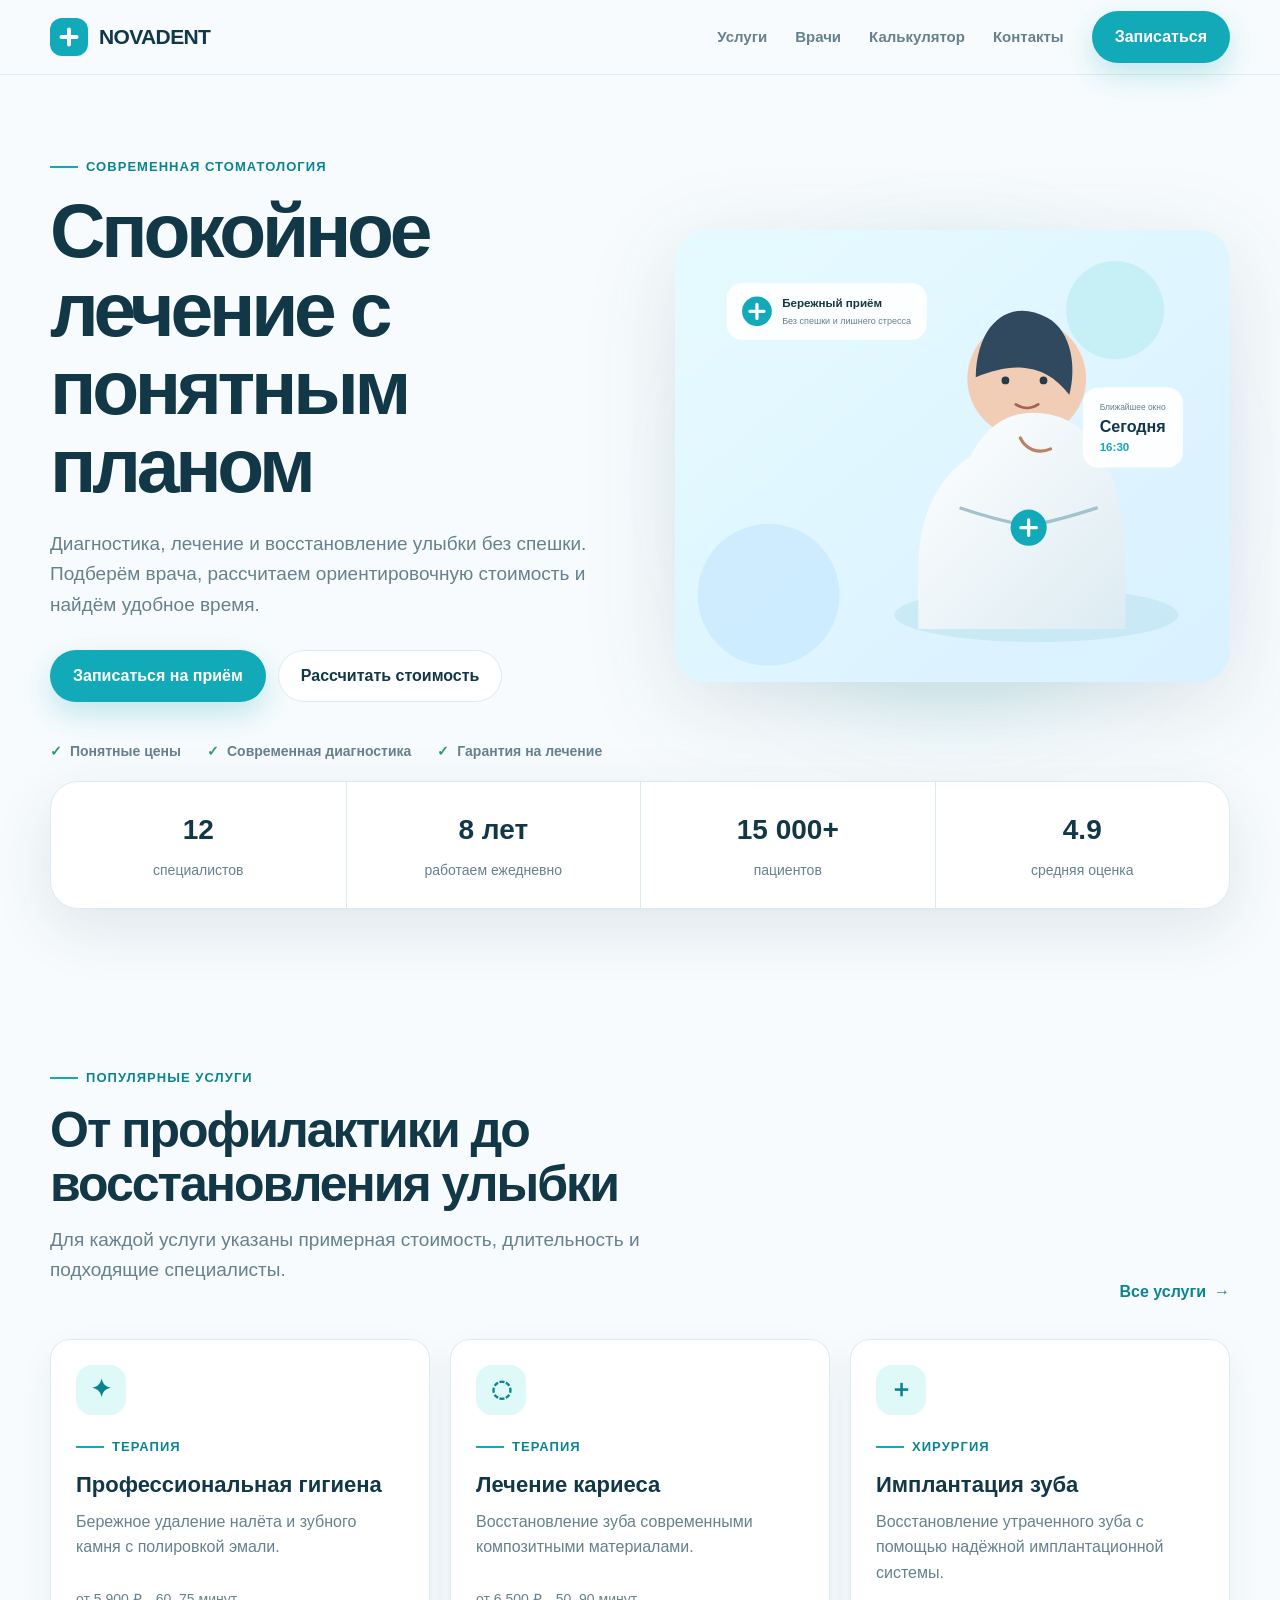
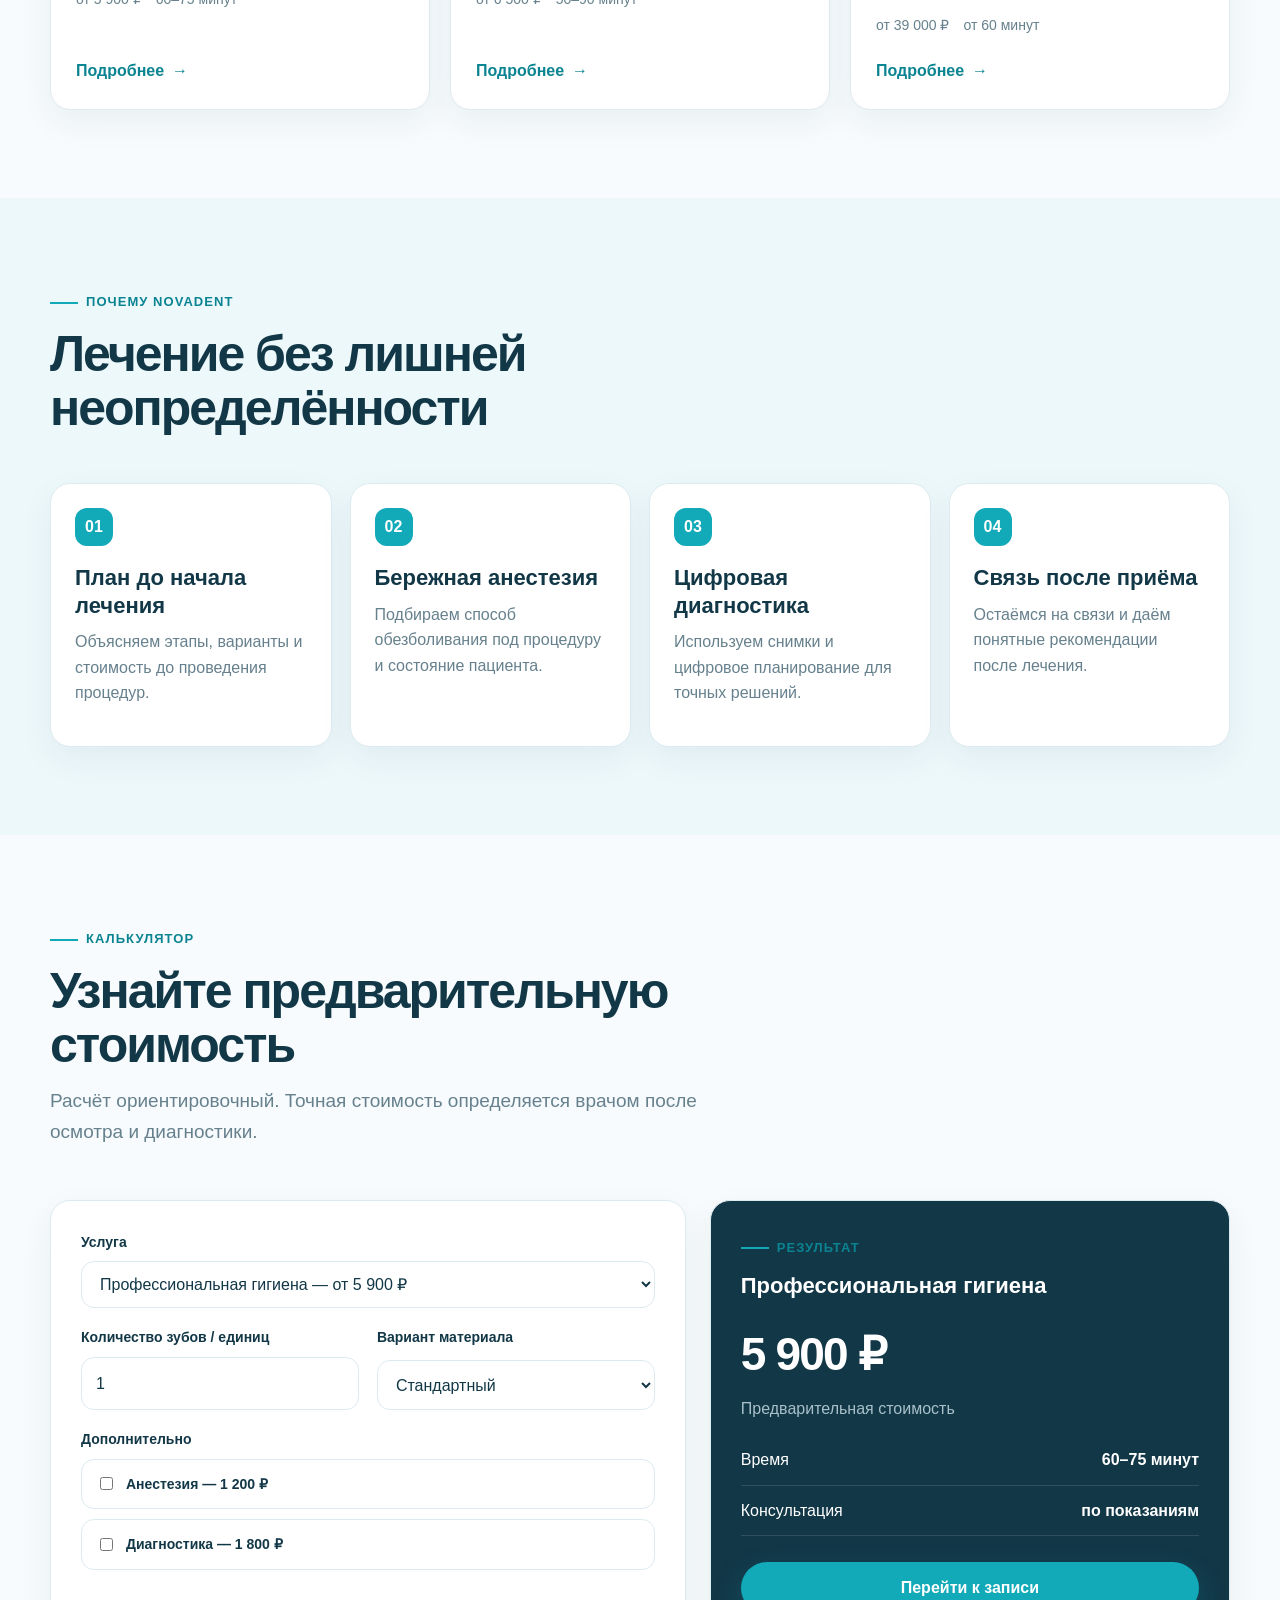
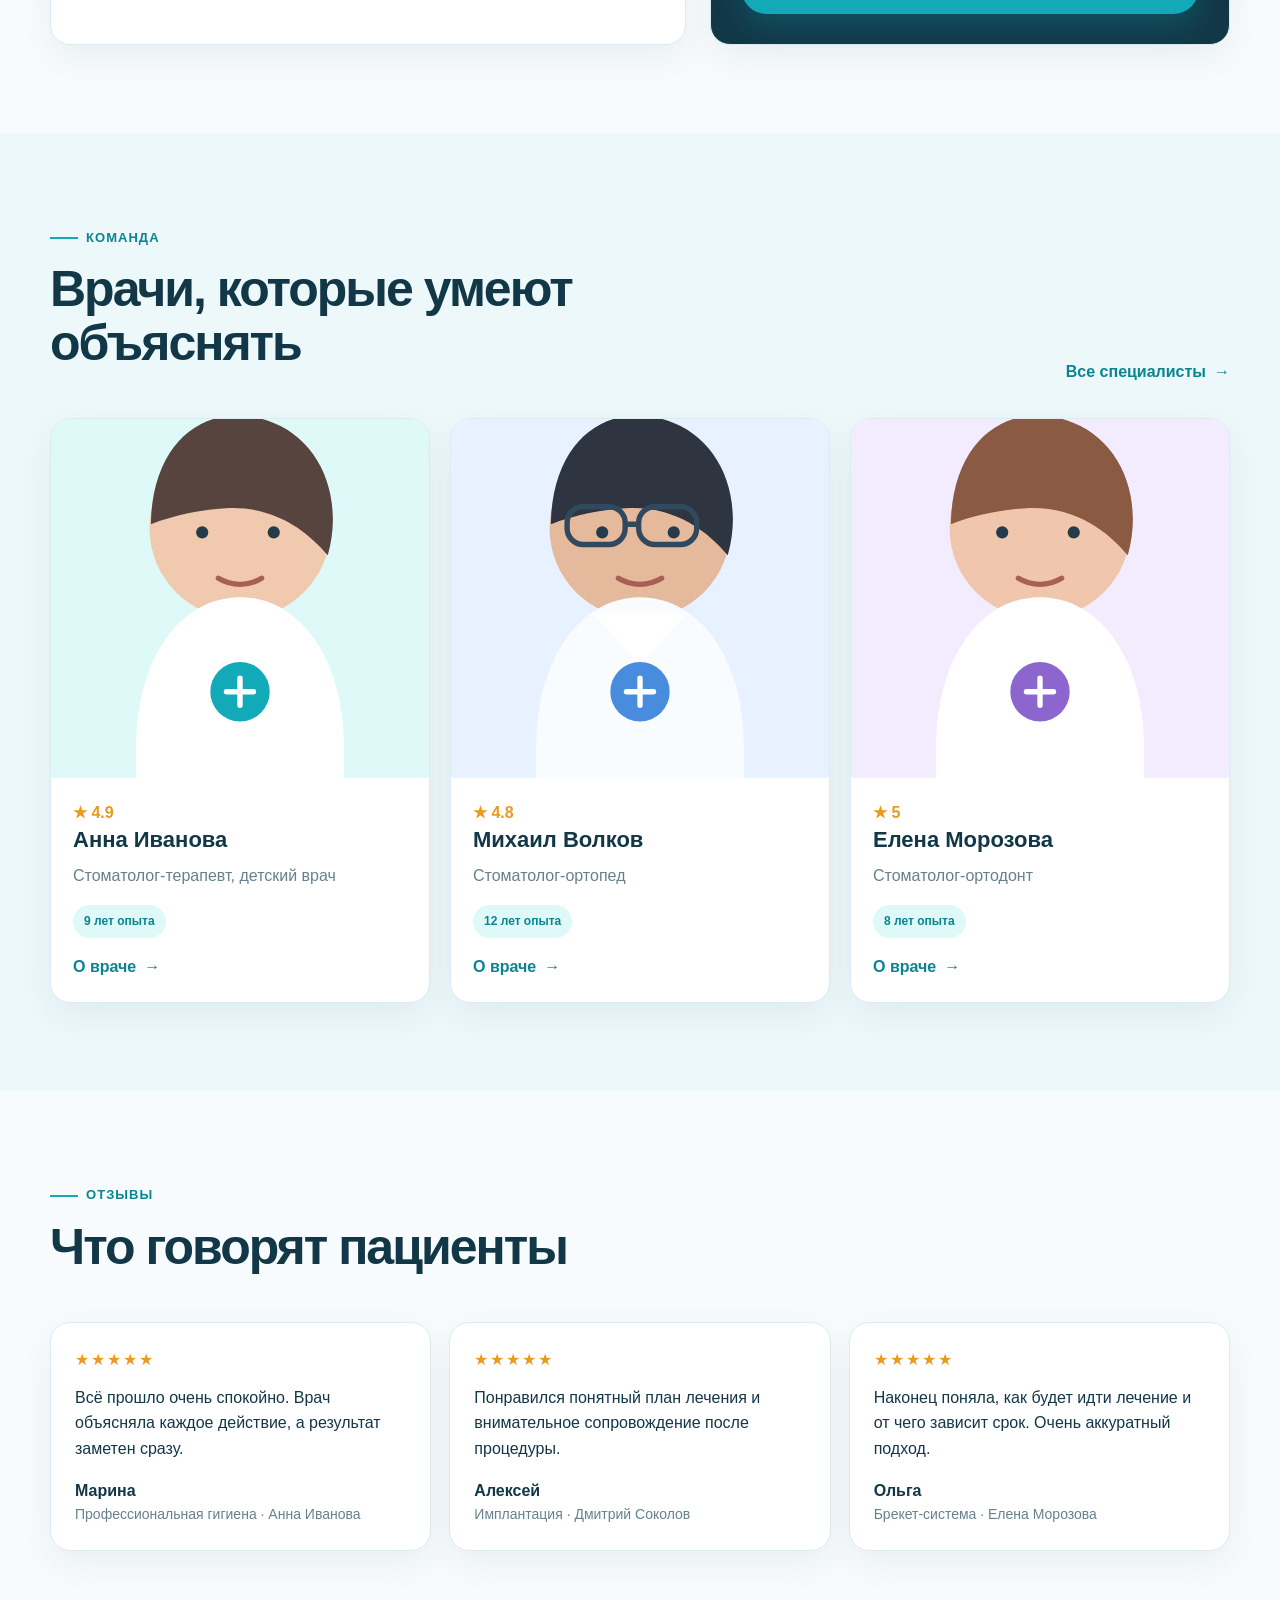
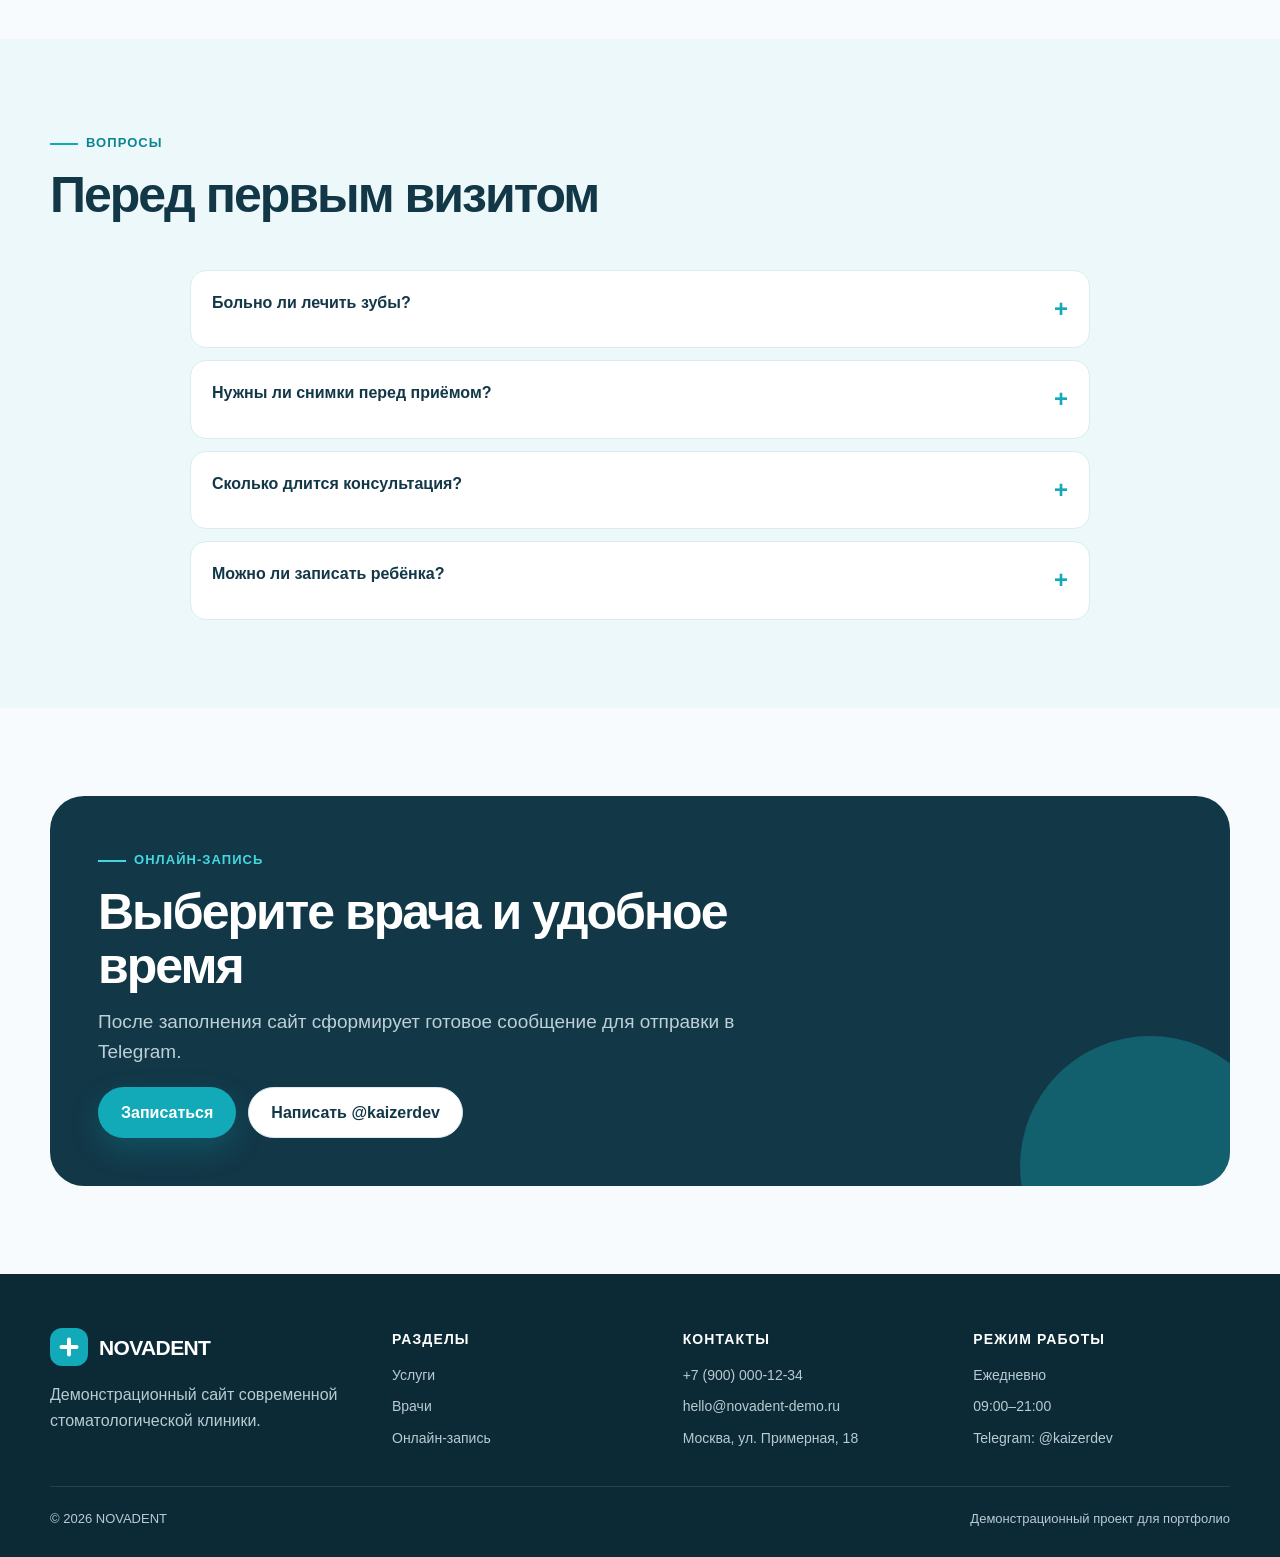
<file: index.html>
<!DOCTYPE html>
<html lang="ru">
<head>
  <meta charset="UTF-8">
  <meta name="viewport" content="width=device-width, initial-scale=1.0">
  <meta name="description" content="Демонстрационный сайт стоматологической клиники с услугами, врачами, калькулятором и онлайн-записью.">
  <meta name="theme-color" content="#f7fbfd">
  <title>NOVADENT — современная стоматологическая клиника</title>
  <link rel="stylesheet" href="assets/css/styles.css">
  <script src="assets/js/data.js" defer></script>
<script src="assets/js/common.js" defer></script>
<script src="assets/js/home.js" defer></script>
</head>
<body>
  
<header class="site-header">
  <div class="container header-inner">
    <a class="logo" href="index.html" aria-label="NOVADENT — главная">
      <span class="logo-mark" aria-hidden="true"></span>
      <span>NOVADENT</span>
    </a>
    <button class="menu-toggle" type="button" aria-label="Открыть меню" aria-expanded="false">
      <span></span>
    </button>
    <nav class="main-nav" aria-label="Основная навигация">
      <a href="services.html" data-nav>Услуги</a>
      <a href="doctors.html" data-nav>Врачи</a>
      <a href="index.html#calculator">Калькулятор</a>
      <a href="index.html#contacts">Контакты</a>
      <a class="btn btn-primary" href="booking.html" data-nav>Записаться</a>
    </nav>
  </div>
</header>

  <main>
    
<section class="hero">
  <div class="container">
    <div class="hero-grid">
      <div class="hero-copy">
        <span class="eyebrow">Современная стоматология</span>
        <h1>Спокойное лечение с понятным планом</h1>
        <p class="lead">Диагностика, лечение и восстановление улыбки без спешки. Подберём врача, рассчитаем ориентировочную стоимость и найдём удобное время.</p>
        <div class="hero-actions">
          <a class="btn btn-primary" href="booking.html">Записаться на приём</a>
          <a class="btn btn-secondary" href="#calculator">Рассчитать стоимость</a>
        </div>
        <div class="hero-features">
          <span>Понятные цены</span>
          <span>Современная диагностика</span>
          <span>Гарантия на лечение</span>
        </div>
      </div>
      <div class="hero-visual">
        <img src="assets/images/clinic-hero.svg" alt="Врач стоматологической клиники NOVADENT">
      </div>
    </div>

    <div class="stats" aria-label="Показатели клиники">
      <div class="stat"><strong>12</strong><span>специалистов</span></div>
      <div class="stat"><strong>8 лет</strong><span>работаем ежедневно</span></div>
      <div class="stat"><strong>15 000+</strong><span>пациентов</span></div>
      <div class="stat"><strong>4.9</strong><span>средняя оценка</span></div>
    </div>
  </div>
</section>

<section class="section">
  <div class="container">
    <div class="section-heading">
      <div>
        <span class="eyebrow">Популярные услуги</span>
        <h2>От профилактики до восстановления улыбки</h2>
        <p class="lead">Для каждой услуги указаны примерная стоимость, длительность и подходящие специалисты.</p>
      </div>
      <a class="link-arrow" href="services.html">Все услуги</a>
    </div>
    <div class="cards-grid" id="popular-services"></div>
  </div>
</section>

<section class="section section-soft">
  <div class="container">
    <div class="section-heading">
      <div>
        <span class="eyebrow">Почему NOVADENT</span>
        <h2>Лечение без лишней неопределённости</h2>
      </div>
    </div>
    <div class="benefits-grid">
      <article class="card benefit">
        <div class="benefit-number">01</div>
        <h3>План до начала лечения</h3>
        <p class="muted">Объясняем этапы, варианты и стоимость до проведения процедур.</p>
      </article>
      <article class="card benefit">
        <div class="benefit-number">02</div>
        <h3>Бережная анестезия</h3>
        <p class="muted">Подбираем способ обезболивания под процедуру и состояние пациента.</p>
      </article>
      <article class="card benefit">
        <div class="benefit-number">03</div>
        <h3>Цифровая диагностика</h3>
        <p class="muted">Используем снимки и цифровое планирование для точных решений.</p>
      </article>
      <article class="card benefit">
        <div class="benefit-number">04</div>
        <h3>Связь после приёма</h3>
        <p class="muted">Остаёмся на связи и даём понятные рекомендации после лечения.</p>
      </article>
    </div>
  </div>
</section>

<section class="section" id="calculator">
  <div class="container">
    <div class="section-heading">
      <div>
        <span class="eyebrow">Калькулятор</span>
        <h2>Узнайте предварительную стоимость</h2>
        <p class="lead">Расчёт ориентировочный. Точная стоимость определяется врачом после осмотра и диагностики.</p>
      </div>
    </div>
    <div class="calculator-layout">
      <form class="card panel" id="calculator-form">
        <div class="form-grid">
          <div class="form-group full">
            <label for="calc-service">Услуга</label>
            <select id="calc-service"></select>
          </div>
          <div class="form-group">
            <label for="calc-count">Количество зубов / единиц</label>
            <input id="calc-count" type="number" min="1" max="8" value="1">
          </div>
          <div class="form-group">
            <label for="calc-material">Вариант материала</label>
            <select id="calc-material">
              <option value="1">Стандартный</option>
              <option value="1.25">Улучшенный</option>
              <option value="1.5">Премиальный</option>
            </select>
          </div>
          <div class="form-group full">
            <span class="label">Дополнительно</span>
            <div class="check-grid">
              <label class="check-item">
                <input id="calc-anesthesia" type="checkbox">
                <span>Анестезия — 1 200 ₽</span>
              </label>
              <label class="check-item">
                <input id="calc-diagnostics" type="checkbox">
                <span>Диагностика — 1 800 ₽</span>
              </label>
            </div>
          </div>
        </div>
      </form>

      <aside class="card panel result-card">
        <span class="eyebrow">Результат</span>
        <h3 id="calc-title">Услуга</h3>
        <div class="result-price" id="calc-price">0 ₽</div>
        <p class="muted">Предварительная стоимость</p>
        <div class="result-list">
          <div class="result-row"><span>Время</span><strong id="calc-duration">—</strong></div>
          <div class="result-row"><span>Консультация</span><strong>по показаниям</strong></div>
        </div>
        <button class="btn btn-primary btn-block" type="button" id="calc-booking">Перейти к записи</button>
      </aside>
    </div>
  </div>
</section>

<section class="section section-soft">
  <div class="container">
    <div class="section-heading">
      <div>
        <span class="eyebrow">Команда</span>
        <h2>Врачи, которые умеют объяснять</h2>
      </div>
      <a class="link-arrow" href="doctors.html">Все специалисты</a>
    </div>
    <div class="cards-grid" id="popular-doctors"></div>
  </div>
</section>

<section class="section">
  <div class="container">
    <div class="section-heading">
      <div>
        <span class="eyebrow">Отзывы</span>
        <h2>Что говорят пациенты</h2>
      </div>
    </div>
    <div class="reviews-grid" id="reviews-grid"></div>
  </div>
</section>

<section class="section section-soft">
  <div class="container">
    <div class="section-heading">
      <div>
        <span class="eyebrow">Вопросы</span>
        <h2>Перед первым визитом</h2>
      </div>
    </div>
    <div class="faq-list">
      <article class="faq-item">
        <button class="faq-question" type="button" aria-expanded="false">Больно ли лечить зубы?</button>
        <div class="faq-answer">Большинство процедур проводится под местной анестезией. Врач заранее уточнит чувствительность и подберёт подходящий вариант обезболивания.</div>
      </article>
      <article class="faq-item">
        <button class="faq-question" type="button" aria-expanded="false">Нужны ли снимки перед приёмом?</button>
        <div class="faq-answer">Приносить снимки необязательно. Если диагностика понадобится, врач объяснит, какой именно снимок нужен и зачем.</div>
      </article>
      <article class="faq-item">
        <button class="faq-question" type="button" aria-expanded="false">Сколько длится консультация?</button>
        <div class="faq-answer">Обычно 30–45 минут. За это время врач проводит осмотр, обсуждает жалобы и предлагает план дальнейших действий.</div>
      </article>
      <article class="faq-item">
        <button class="faq-question" type="button" aria-expanded="false">Можно ли записать ребёнка?</button>
        <div class="faq-answer">Да. Для первого знакомства можно выбрать адаптационный приём без обязательного лечения в тот же день.</div>
      </article>
    </div>
  </div>
</section>

<section class="section">
  <div class="container">
    <div class="cta">
      <div class="cta-content">
        <span class="eyebrow">Онлайн-запись</span>
        <h2>Выберите врача и удобное время</h2>
        <p class="lead">После заполнения сайт сформирует готовое сообщение для отправки в Telegram.</p>
        <div class="cta-actions">
          <a class="btn btn-primary" href="booking.html">Записаться</a>
          <a class="btn btn-secondary" href="https://t.me/kaizerdev" target="_blank" rel="noopener">Написать @kaizerdev</a>
        </div>
      </div>
    </div>
  </div>
</section>

  </main>
  
<footer class="site-footer" id="contacts">
  <div class="container">
    <div class="footer-grid">
      <div>
        <a class="logo" href="index.html">
          <span class="logo-mark" aria-hidden="true"></span>
          <span>NOVADENT</span>
        </a>
        <p>Демонстрационный сайт современной стоматологической клиники.</p>
      </div>
      <div>
        <div class="footer-title">Разделы</div>
        <div class="footer-links">
          <a href="services.html">Услуги</a>
          <a href="doctors.html">Врачи</a>
          <a href="booking.html">Онлайн-запись</a>
        </div>
      </div>
      <div>
        <div class="footer-title">Контакты</div>
        <div class="footer-links">
          <span>+7 (900) 000-12-34</span>
          <span>hello@novadent-demo.ru</span>
          <span>Москва, ул. Примерная, 18</span>
        </div>
      </div>
      <div>
        <div class="footer-title">Режим работы</div>
        <div class="footer-links">
          <span>Ежедневно</span>
          <span>09:00–21:00</span>
          <a href="https://t.me/kaizerdev" target="_blank" rel="noopener">Telegram: @kaizerdev</a>
        </div>
      </div>
    </div>
    <div class="footer-bottom">
      <span>© <span data-year></span> NOVADENT</span>
      <span>Демонстрационный проект для портфолио</span>
    </div>
  </div>
</footer>

</body>
</html>
</file>
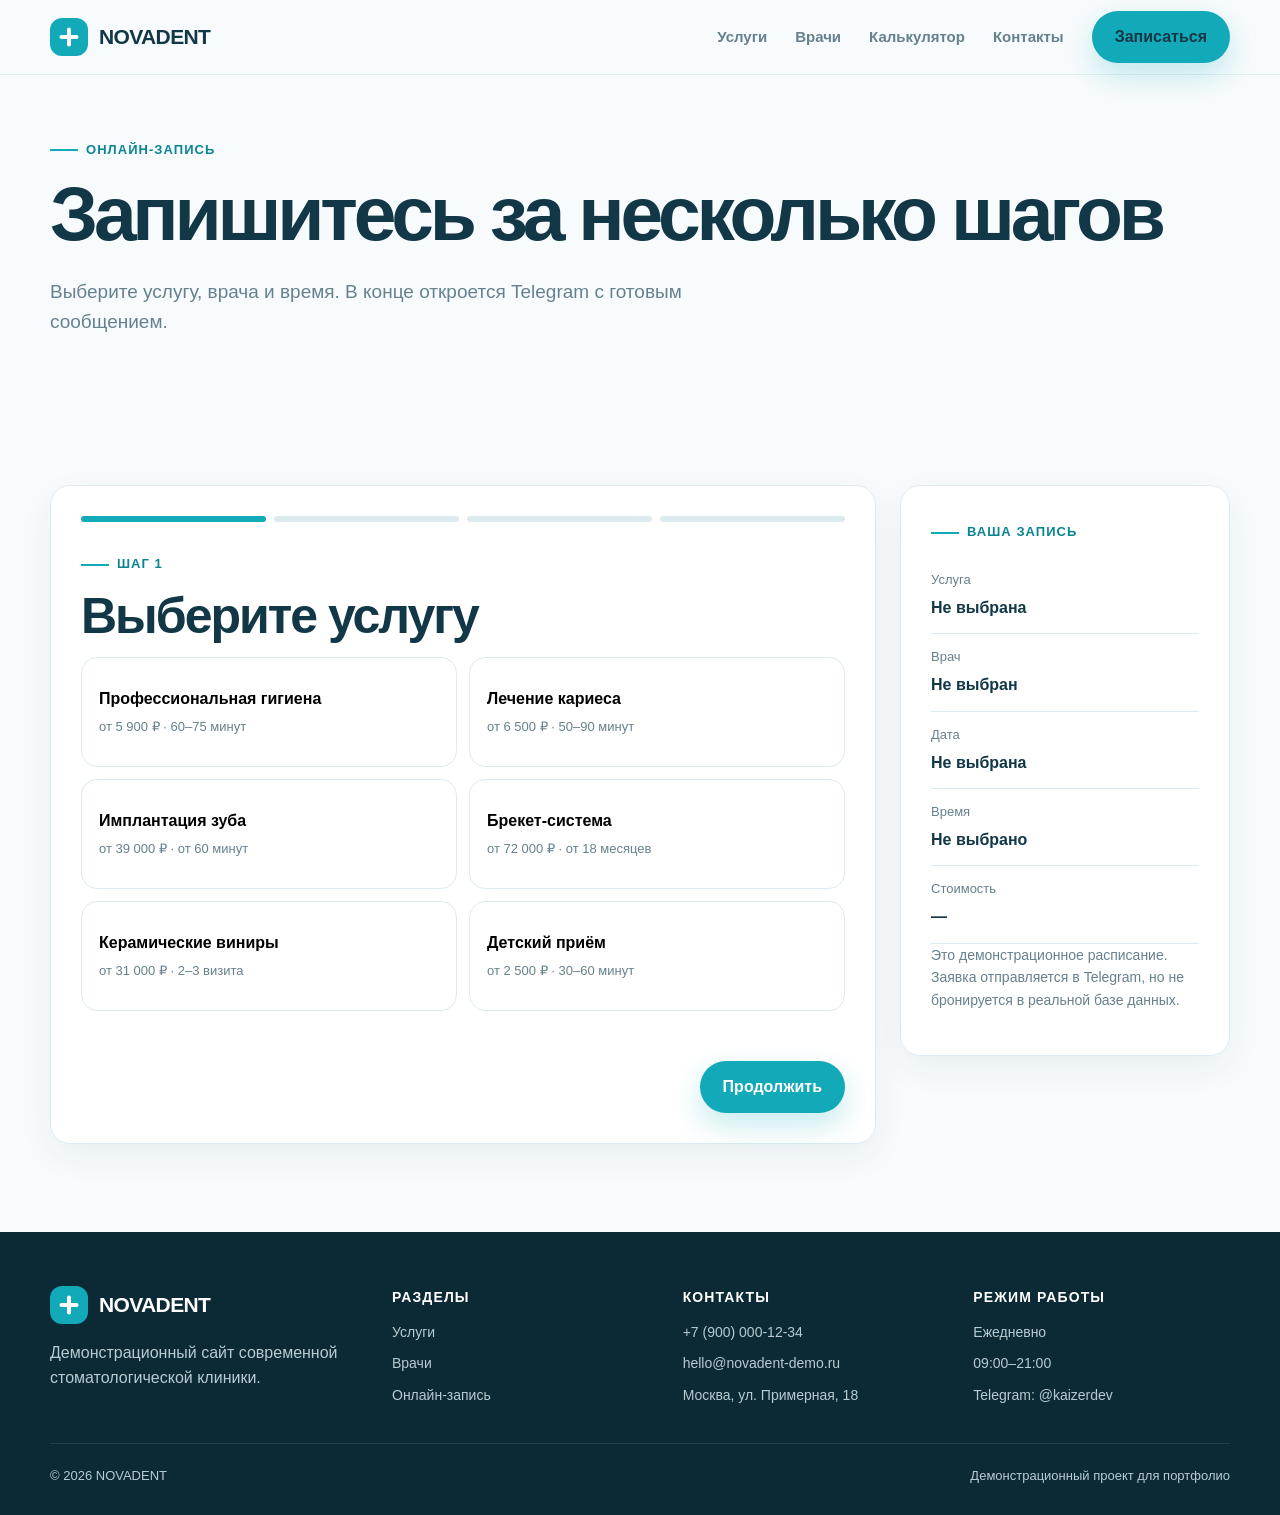
<file: booking.html>
<!DOCTYPE html>
<html lang="ru">
<head>
  <meta charset="UTF-8">
  <meta name="viewport" content="width=device-width, initial-scale=1.0">
  <meta name="description" content="Онлайн-запись в стоматологическую клинику NOVADENT.">
  <meta name="theme-color" content="#f7fbfd">
  <title>Онлайн-запись — NOVADENT</title>
  <link rel="stylesheet" href="assets/css/styles.css">
  <script src="assets/js/data.js" defer></script>
<script src="assets/js/common.js" defer></script>
<script src="assets/js/booking.js" defer></script>
</head>
<body>
  
<header class="site-header">
  <div class="container header-inner">
    <a class="logo" href="index.html" aria-label="NOVADENT — главная">
      <span class="logo-mark" aria-hidden="true"></span>
      <span>NOVADENT</span>
    </a>
    <button class="menu-toggle" type="button" aria-label="Открыть меню" aria-expanded="false">
      <span></span>
    </button>
    <nav class="main-nav" aria-label="Основная навигация">
      <a href="services.html" data-nav>Услуги</a>
      <a href="doctors.html" data-nav>Врачи</a>
      <a href="index.html#calculator">Калькулятор</a>
      <a href="index.html#contacts">Контакты</a>
      <a class="btn btn-primary" href="booking.html" data-nav>Записаться</a>
    </nav>
  </div>
</header>

  <main>
    
<section class="detail-hero">
  <div class="container">
    <span class="eyebrow">Онлайн-запись</span>
    <h1>Запишитесь за несколько шагов</h1>
    <p class="lead">Выберите услугу, врача и время. В конце откроется Telegram с готовым сообщением.</p>
  </div>
</section>
<section class="section">
  <div class="container">
    <div class="booking-shell">
      <div class="card panel">
        <div class="progress" aria-label="Прогресс записи">
          <span class="active"></span>
          <span></span>
          <span></span>
          <span></span>
        </div>

        <section class="booking-step">
          <span class="eyebrow">Шаг 1</span>
          <h2>Выберите услугу</h2>
          <div class="option-grid" id="booking-services"></div>
          <div class="error-text" data-error="service"></div>
          <div class="booking-actions">
            <span></span>
            <button class="btn btn-primary" type="button" data-next>Продолжить</button>
          </div>
        </section>

        <section class="booking-step" hidden>
          <span class="eyebrow">Шаг 2</span>
          <h2>Выберите врача</h2>
          <div class="option-grid" id="booking-doctors"></div>
          <div class="error-text" data-error="doctor"></div>
          <div class="booking-actions">
            <button class="btn btn-secondary" type="button" data-prev>Назад</button>
            <button class="btn btn-primary" type="button" data-next>Продолжить</button>
          </div>
        </section>

        <section class="booking-step" hidden>
          <span class="eyebrow">Шаг 3</span>
          <h2>Выберите дату и время</h2>
          <h3>Дата</h3>
          <div class="date-grid" id="booking-dates"></div>
          <div class="error-text" data-error="date"></div>
          <h3 style="margin-top:24px;">Время</h3>
          <div class="time-grid" id="booking-times"></div>
          <div class="error-text" data-error="time"></div>
          <div class="booking-actions">
            <button class="btn btn-secondary" type="button" data-prev>Назад</button>
            <button class="btn btn-primary" type="button" data-next>Продолжить</button>
          </div>
        </section>

        <section class="booking-step" hidden>
          <span class="eyebrow">Шаг 4</span>
          <h2>Данные пациента</h2>
          <form id="patient-form" novalidate>
            <div class="form-grid">
              <div class="form-group">
                <label for="patient-name">Имя</label>
                <input id="patient-name" name="name" autocomplete="name">
                <div class="error-text" data-error="name"></div>
              </div>
              <div class="form-group">
                <label for="patient-phone">Телефон</label>
                <input id="patient-phone" name="phone" type="tel" autocomplete="tel" placeholder="+7 900 000-00-00">
                <div class="error-text" data-error="phone"></div>
              </div>
              <div class="form-group full">
                <label for="visit-type">Тип приёма</label>
                <select id="visit-type" name="visitType">
                  <option>Первичный</option>
                  <option>Повторный</option>
                </select>
              </div>
              <div class="form-group full">
                <label for="patient-comment">Комментарий</label>
                <textarea id="patient-comment" name="comment" maxlength="500" placeholder="Расскажите, что беспокоит"></textarea>
              </div>
              <div class="form-group full">
                <label class="check-item">
                  <input type="checkbox" name="consent" value="yes">
                  <span>Согласен на обработку данных для формирования заявки</span>
                </label>
                <div class="error-text" data-error="consent"></div>
              </div>
            </div>
          </form>
          <div class="booking-actions">
            <button class="btn btn-secondary" type="button" data-prev>Назад</button>
            <button class="btn btn-primary" type="button" id="send-booking">Открыть Telegram</button>
          </div>
        </section>
      </div>

      <aside class="card panel summary">
        <span class="eyebrow">Ваша запись</span>
        <div class="summary-row"><span>Услуга</span><strong id="summary-service">Не выбрана</strong></div>
        <div class="summary-row"><span>Врач</span><strong id="summary-doctor">Не выбран</strong></div>
        <div class="summary-row"><span>Дата</span><strong id="summary-date">Не выбрана</strong></div>
        <div class="summary-row"><span>Время</span><strong id="summary-time">Не выбрано</strong></div>
        <div class="summary-row"><span>Стоимость</span><strong id="summary-price">—</strong></div>
        <p class="small muted">Это демонстрационное расписание. Заявка отправляется в Telegram, но не бронируется в реальной базе данных.</p>
      </aside>
    </div>
  </div>
</section>

  </main>
  
<footer class="site-footer" id="contacts">
  <div class="container">
    <div class="footer-grid">
      <div>
        <a class="logo" href="index.html">
          <span class="logo-mark" aria-hidden="true"></span>
          <span>NOVADENT</span>
        </a>
        <p>Демонстрационный сайт современной стоматологической клиники.</p>
      </div>
      <div>
        <div class="footer-title">Разделы</div>
        <div class="footer-links">
          <a href="services.html">Услуги</a>
          <a href="doctors.html">Врачи</a>
          <a href="booking.html">Онлайн-запись</a>
        </div>
      </div>
      <div>
        <div class="footer-title">Контакты</div>
        <div class="footer-links">
          <span>+7 (900) 000-12-34</span>
          <span>hello@novadent-demo.ru</span>
          <span>Москва, ул. Примерная, 18</span>
        </div>
      </div>
      <div>
        <div class="footer-title">Режим работы</div>
        <div class="footer-links">
          <span>Ежедневно</span>
          <span>09:00–21:00</span>
          <a href="https://t.me/kaizerdev" target="_blank" rel="noopener">Telegram: @kaizerdev</a>
        </div>
      </div>
    </div>
    <div class="footer-bottom">
      <span>© <span data-year></span> NOVADENT</span>
      <span>Демонстрационный проект для портфолио</span>
    </div>
  </div>
</footer>

</body>
</html>
</file>
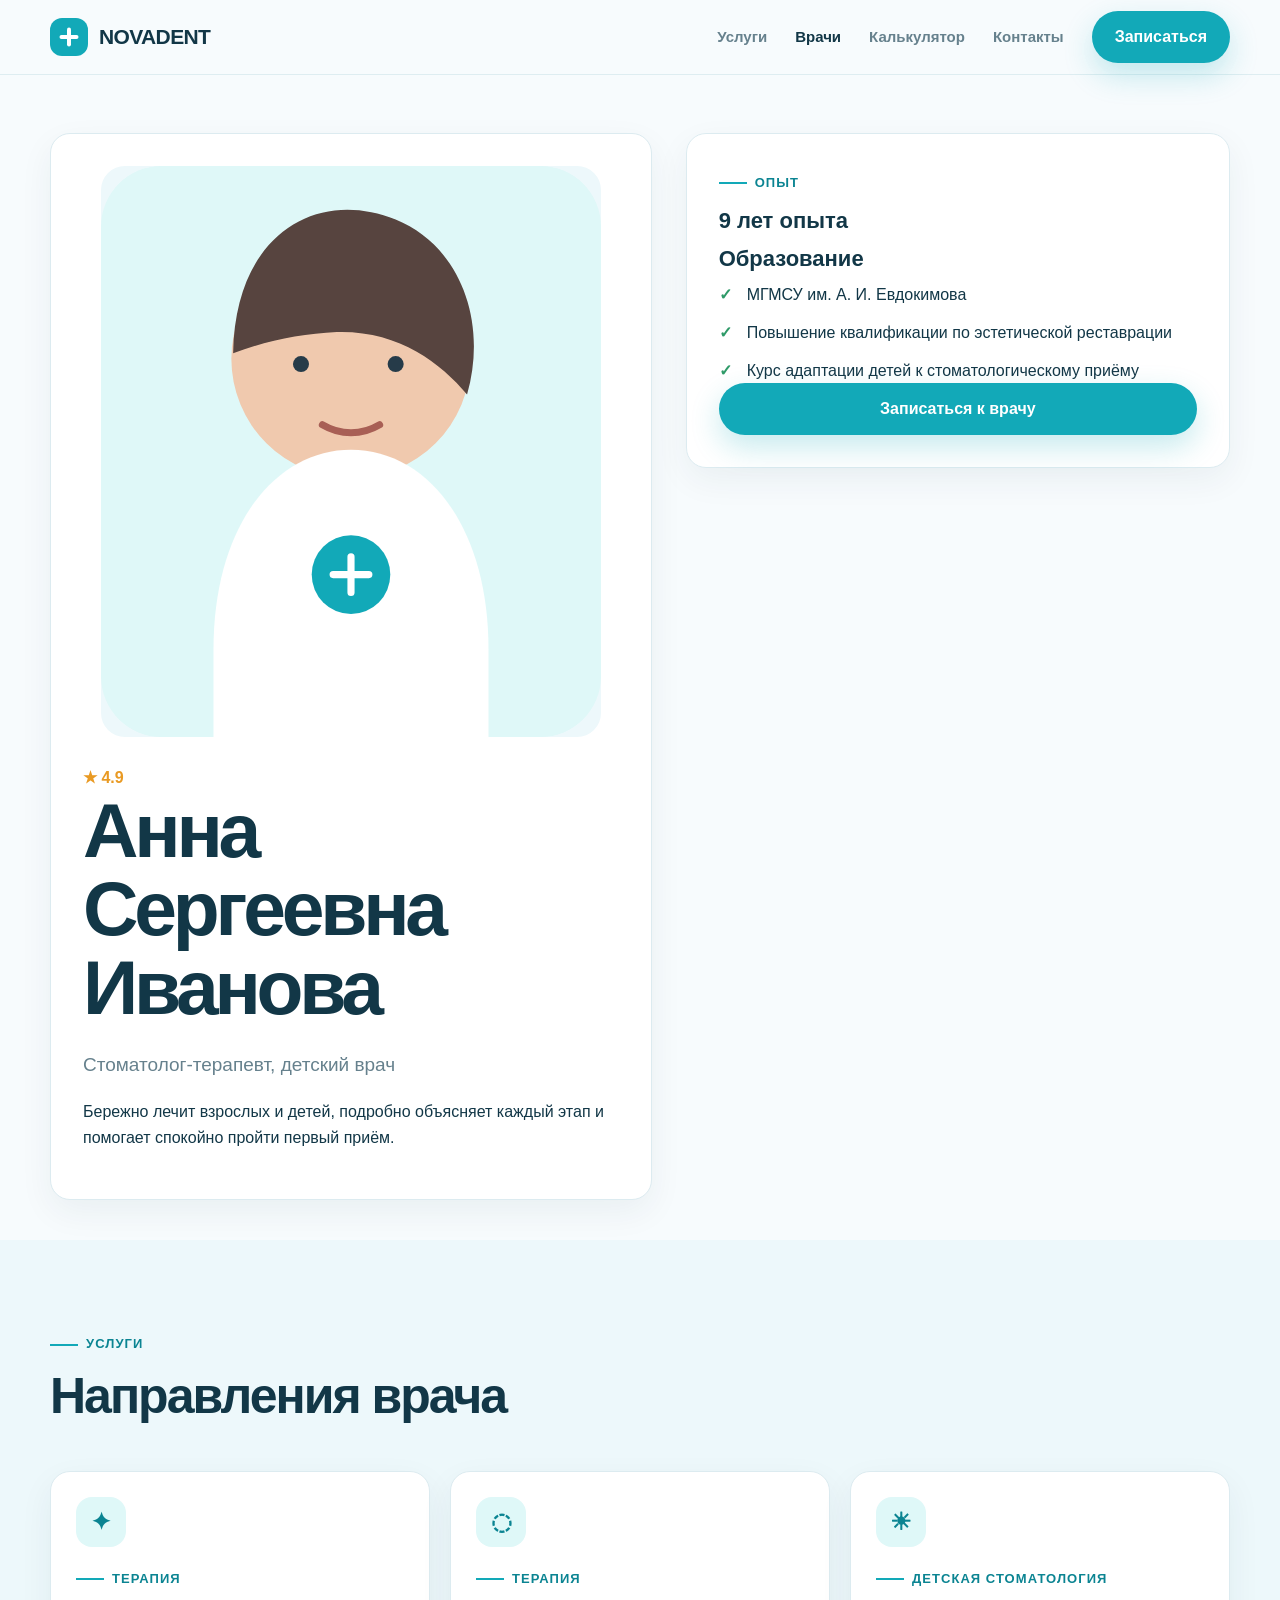
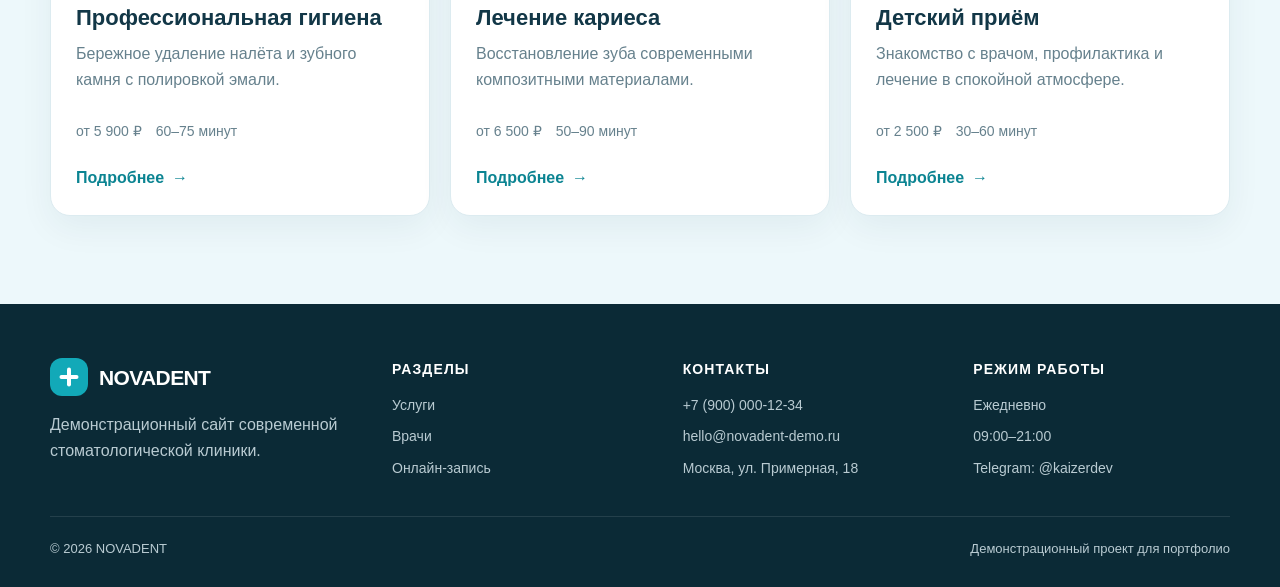
<file: doctor.html>
<!DOCTYPE html>
<html lang="ru">
<head>
  <meta charset="UTF-8">
  <meta name="viewport" content="width=device-width, initial-scale=1.0">
  <meta name="description" content="Карточка врача стоматологической клиники NOVADENT.">
  <meta name="theme-color" content="#f7fbfd">
  <title>Врач — NOVADENT</title>
  <link rel="stylesheet" href="assets/css/styles.css">
  <script src="assets/js/data.js" defer></script>
<script src="assets/js/common.js" defer></script>
<script src="assets/js/doctor.js" defer></script>
</head>
<body>
  
<header class="site-header">
  <div class="container header-inner">
    <a class="logo" href="index.html" aria-label="NOVADENT — главная">
      <span class="logo-mark" aria-hidden="true"></span>
      <span>NOVADENT</span>
    </a>
    <button class="menu-toggle" type="button" aria-label="Открыть меню" aria-expanded="false">
      <span></span>
    </button>
    <nav class="main-nav" aria-label="Основная навигация">
      <a href="services.html" data-nav>Услуги</a>
      <a href="doctors.html" data-nav>Врачи</a>
      <a href="index.html#calculator">Калькулятор</a>
      <a href="index.html#contacts">Контакты</a>
      <a class="btn btn-primary" href="booking.html" data-nav>Записаться</a>
    </nav>
  </div>
</header>

  <main>
    
<section class="detail-hero">
  <div class="container">
    <div class="detail-grid">
      <div class="card detail-card">
        <img id="doctor-image" src="" alt="" style="width:100%;max-width:500px;margin:0 auto 28px;border-radius:24px;background:var(--surface-soft);">
        <span class="rating" id="doctor-rating">★</span>
        <h1 id="doctor-name">Имя врача</h1>
        <p class="lead" id="doctor-role"></p>
        <p id="doctor-bio"></p>
      </div>
      <aside class="card detail-card detail-aside">
        <span class="eyebrow">Опыт</span>
        <h3 id="doctor-experience">—</h3>
        <h3>Образование</h3>
        <ul class="list-clean" id="doctor-education"></ul>
        <a class="btn btn-primary btn-block" href="booking.html" data-book-doctor>Записаться к врачу</a>
      </aside>
    </div>
  </div>
</section>
<section class="section section-soft">
  <div class="container">
    <div class="section-heading">
      <div>
        <span class="eyebrow">Услуги</span>
        <h2>Направления врача</h2>
      </div>
    </div>
    <div class="cards-grid" id="doctor-services"></div>
  </div>
</section>

  </main>
  
<footer class="site-footer" id="contacts">
  <div class="container">
    <div class="footer-grid">
      <div>
        <a class="logo" href="index.html">
          <span class="logo-mark" aria-hidden="true"></span>
          <span>NOVADENT</span>
        </a>
        <p>Демонстрационный сайт современной стоматологической клиники.</p>
      </div>
      <div>
        <div class="footer-title">Разделы</div>
        <div class="footer-links">
          <a href="services.html">Услуги</a>
          <a href="doctors.html">Врачи</a>
          <a href="booking.html">Онлайн-запись</a>
        </div>
      </div>
      <div>
        <div class="footer-title">Контакты</div>
        <div class="footer-links">
          <span>+7 (900) 000-12-34</span>
          <span>hello@novadent-demo.ru</span>
          <span>Москва, ул. Примерная, 18</span>
        </div>
      </div>
      <div>
        <div class="footer-title">Режим работы</div>
        <div class="footer-links">
          <span>Ежедневно</span>
          <span>09:00–21:00</span>
          <a href="https://t.me/kaizerdev" target="_blank" rel="noopener">Telegram: @kaizerdev</a>
        </div>
      </div>
    </div>
    <div class="footer-bottom">
      <span>© <span data-year></span> NOVADENT</span>
      <span>Демонстрационный проект для портфолио</span>
    </div>
  </div>
</footer>

</body>
</html>
</file>
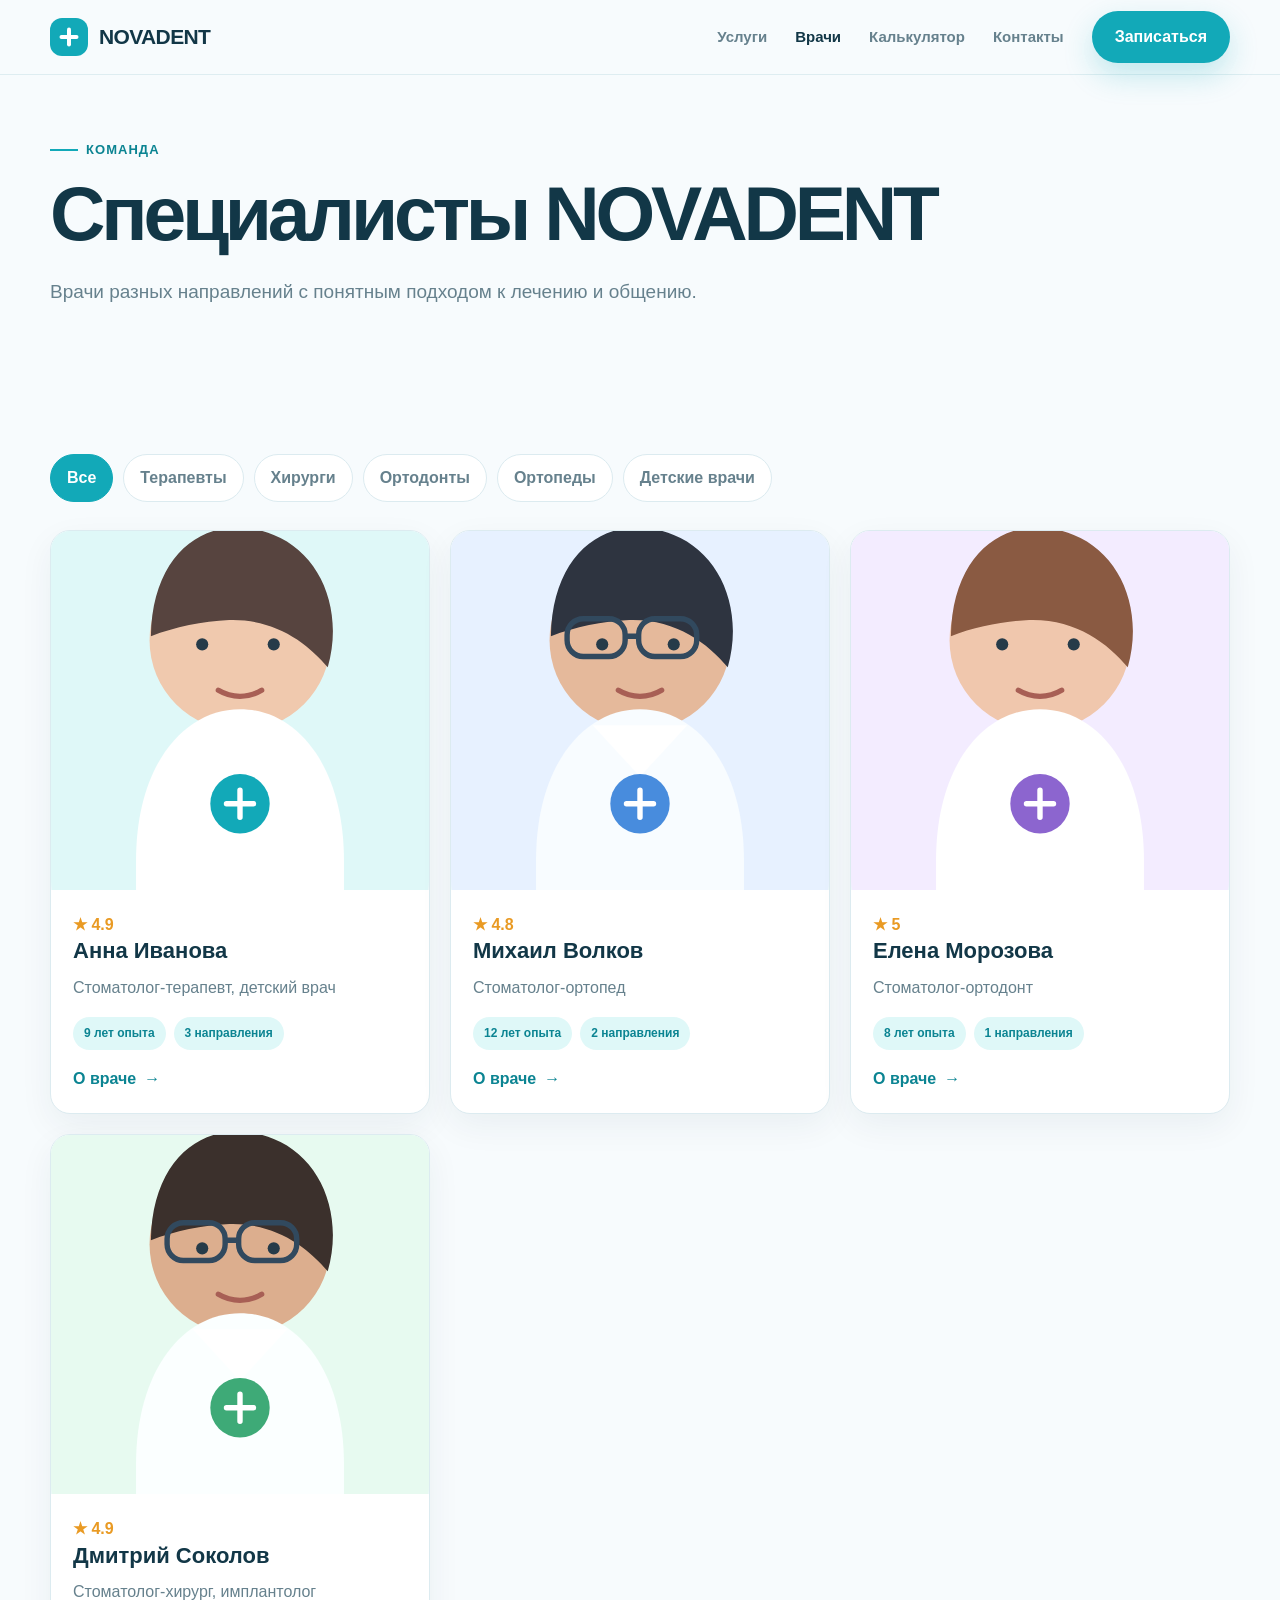
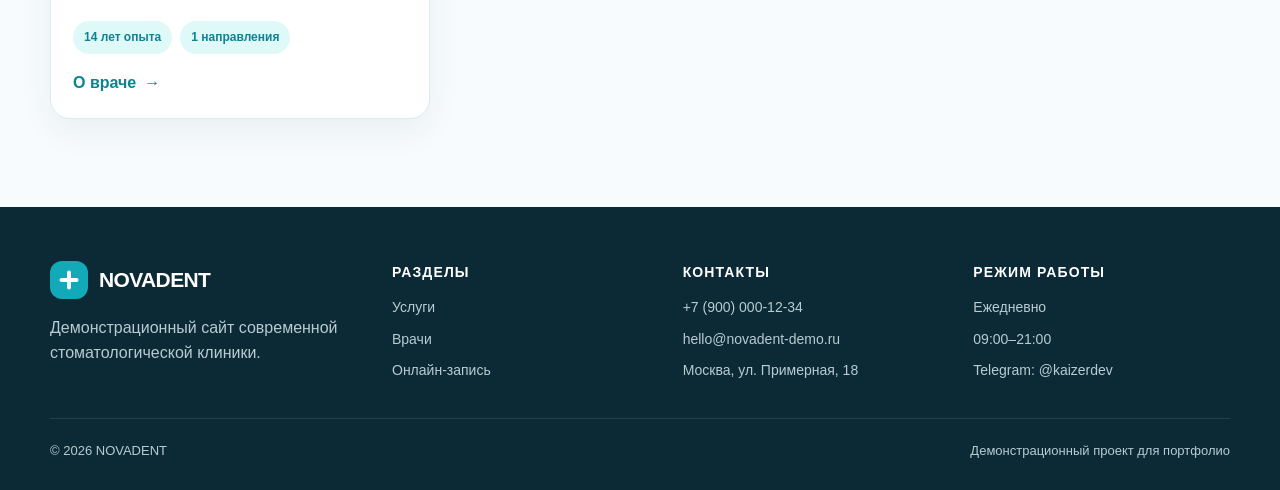
<file: doctors.html>
<!DOCTYPE html>
<html lang="ru">
<head>
  <meta charset="UTF-8">
  <meta name="viewport" content="width=device-width, initial-scale=1.0">
  <meta name="description" content="Врачи стоматологической клиники NOVADENT.">
  <meta name="theme-color" content="#f7fbfd">
  <title>Врачи — NOVADENT</title>
  <link rel="stylesheet" href="assets/css/styles.css">
  <script src="assets/js/data.js" defer></script>
<script src="assets/js/common.js" defer></script>
<script src="assets/js/doctors.js" defer></script>
</head>
<body>
  
<header class="site-header">
  <div class="container header-inner">
    <a class="logo" href="index.html" aria-label="NOVADENT — главная">
      <span class="logo-mark" aria-hidden="true"></span>
      <span>NOVADENT</span>
    </a>
    <button class="menu-toggle" type="button" aria-label="Открыть меню" aria-expanded="false">
      <span></span>
    </button>
    <nav class="main-nav" aria-label="Основная навигация">
      <a href="services.html" data-nav>Услуги</a>
      <a href="doctors.html" data-nav>Врачи</a>
      <a href="index.html#calculator">Калькулятор</a>
      <a href="index.html#contacts">Контакты</a>
      <a class="btn btn-primary" href="booking.html" data-nav>Записаться</a>
    </nav>
  </div>
</header>

  <main>
    
<section class="detail-hero">
  <div class="container">
    <span class="eyebrow">Команда</span>
    <h1>Специалисты NOVADENT</h1>
    <p class="lead">Врачи разных направлений с понятным подходом к лечению и общению.</p>
  </div>
</section>
<section class="section">
  <div class="container">
    <div class="filter-bar" aria-label="Фильтры врачей">
      <button class="filter-btn active" type="button" data-role="all">Все</button>
      <button class="filter-btn" type="button" data-role="терапевт">Терапевты</button>
      <button class="filter-btn" type="button" data-role="хирург">Хирурги</button>
      <button class="filter-btn" type="button" data-role="ортодонт">Ортодонты</button>
      <button class="filter-btn" type="button" data-role="ортопед">Ортопеды</button>
      <button class="filter-btn" type="button" data-role="детский">Детские врачи</button>
    </div>
    <div class="cards-grid" id="doctors-grid"></div>
  </div>
</section>

  </main>
  
<footer class="site-footer" id="contacts">
  <div class="container">
    <div class="footer-grid">
      <div>
        <a class="logo" href="index.html">
          <span class="logo-mark" aria-hidden="true"></span>
          <span>NOVADENT</span>
        </a>
        <p>Демонстрационный сайт современной стоматологической клиники.</p>
      </div>
      <div>
        <div class="footer-title">Разделы</div>
        <div class="footer-links">
          <a href="services.html">Услуги</a>
          <a href="doctors.html">Врачи</a>
          <a href="booking.html">Онлайн-запись</a>
        </div>
      </div>
      <div>
        <div class="footer-title">Контакты</div>
        <div class="footer-links">
          <span>+7 (900) 000-12-34</span>
          <span>hello@novadent-demo.ru</span>
          <span>Москва, ул. Примерная, 18</span>
        </div>
      </div>
      <div>
        <div class="footer-title">Режим работы</div>
        <div class="footer-links">
          <span>Ежедневно</span>
          <span>09:00–21:00</span>
          <a href="https://t.me/kaizerdev" target="_blank" rel="noopener">Telegram: @kaizerdev</a>
        </div>
      </div>
    </div>
    <div class="footer-bottom">
      <span>© <span data-year></span> NOVADENT</span>
      <span>Демонстрационный проект для портфолио</span>
    </div>
  </div>
</footer>

</body>
</html>
</file>
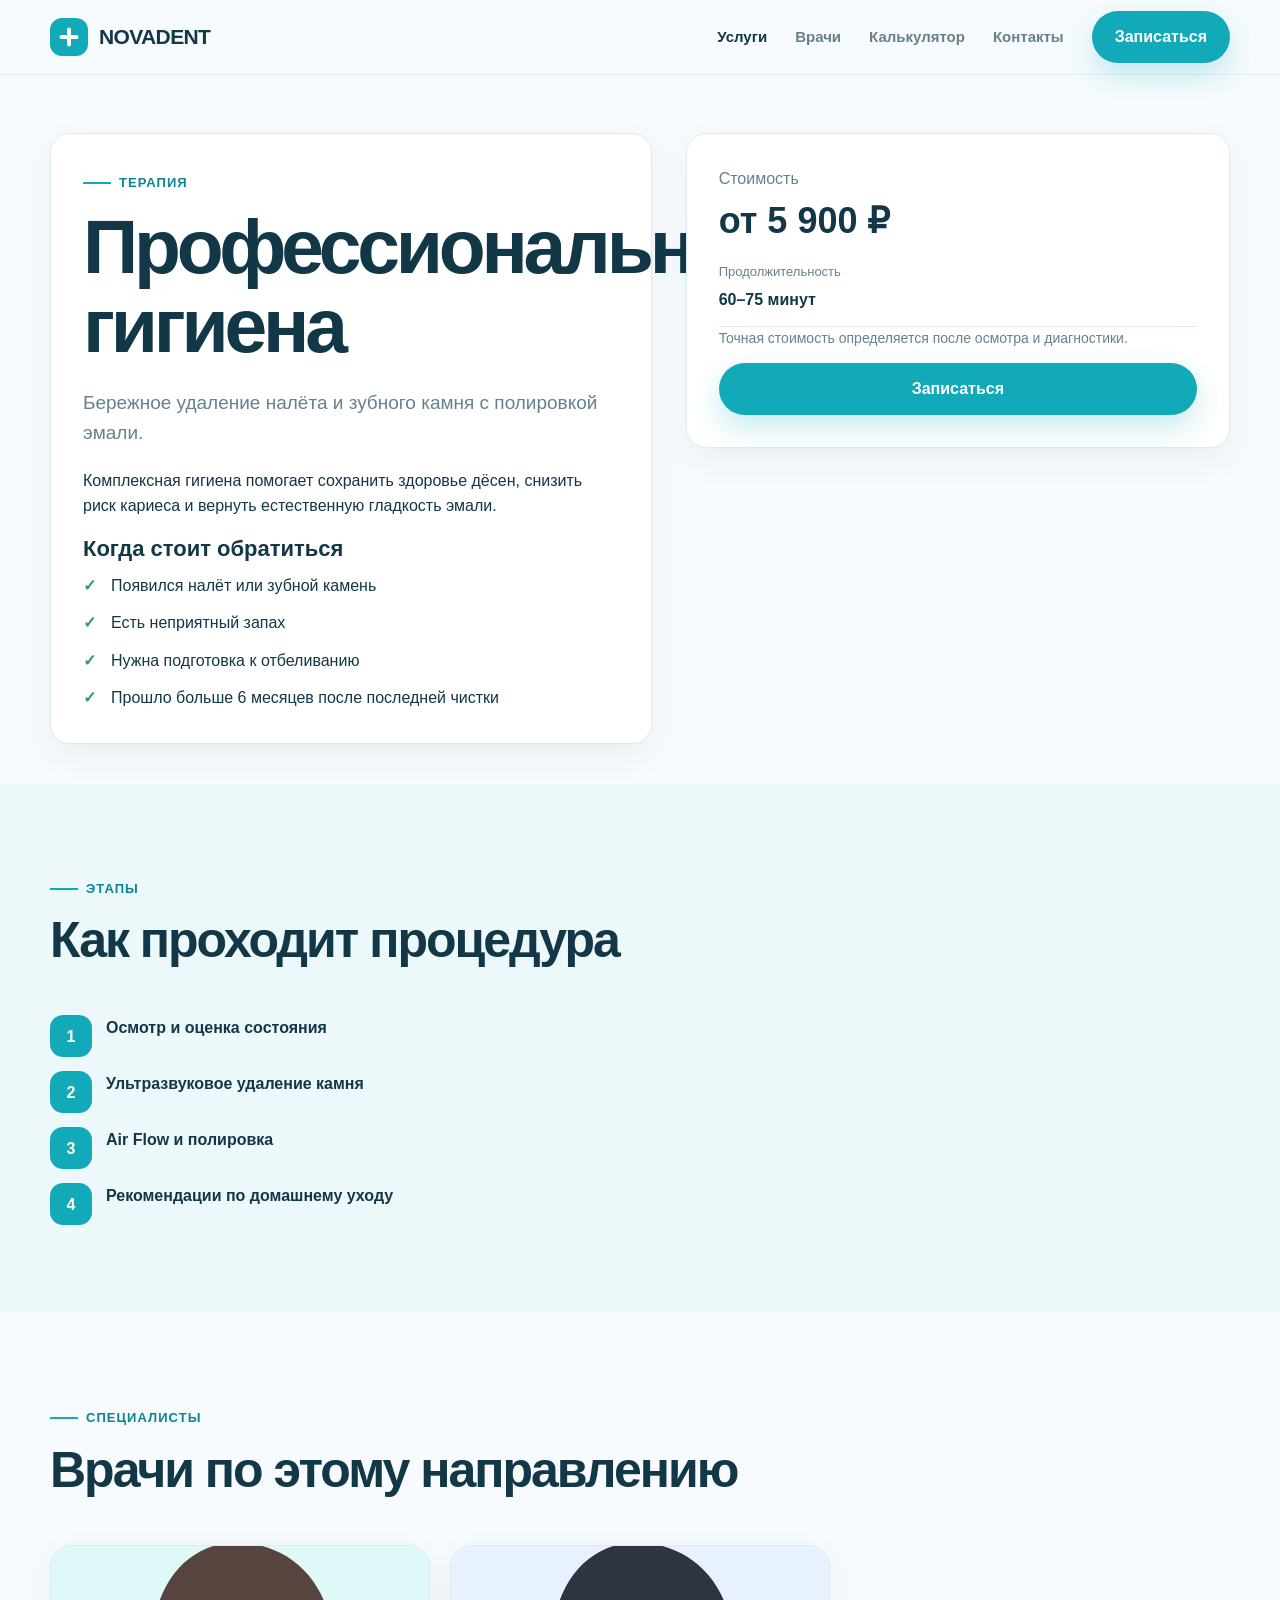
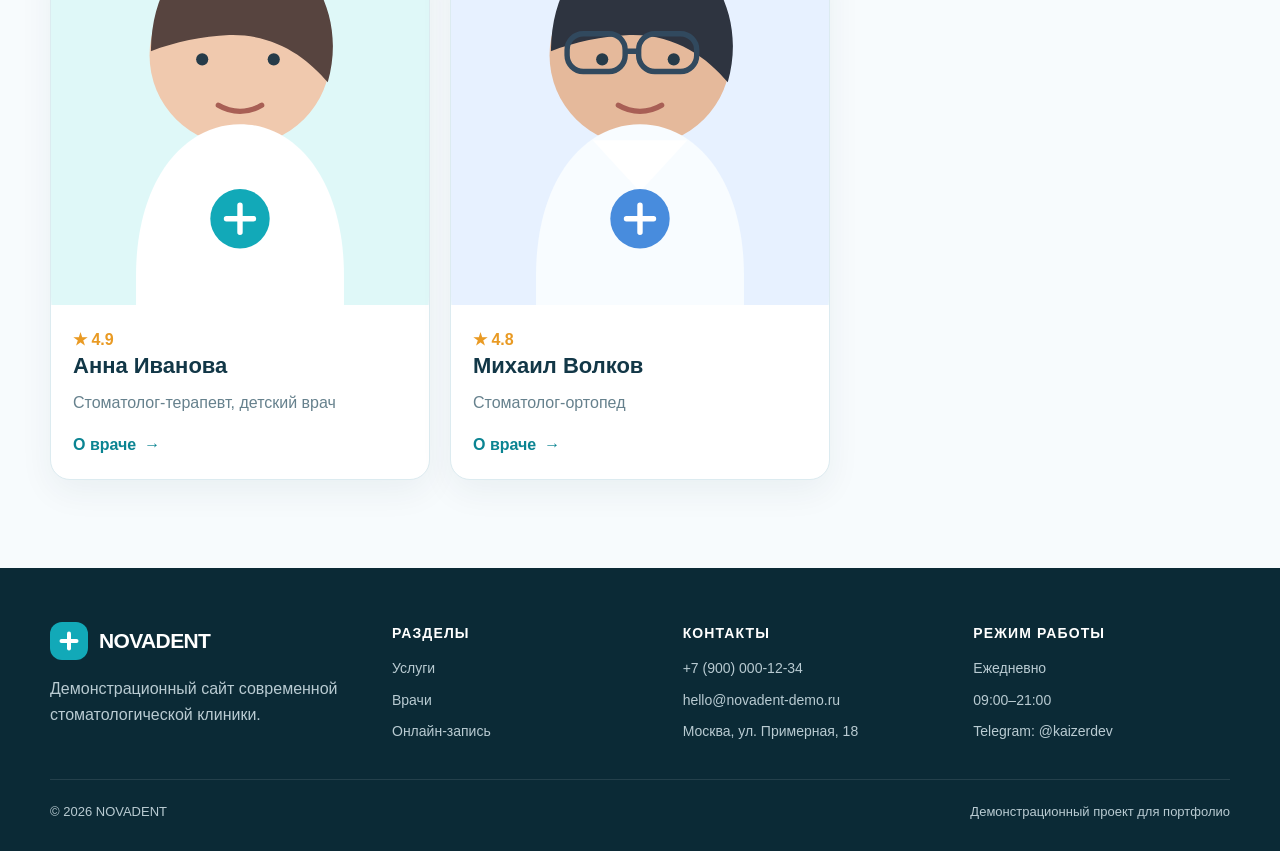
<file: service.html>
<!DOCTYPE html>
<html lang="ru">
<head>
  <meta charset="UTF-8">
  <meta name="viewport" content="width=device-width, initial-scale=1.0">
  <meta name="description" content="Подробная информация о стоматологической услуге NOVADENT.">
  <meta name="theme-color" content="#f7fbfd">
  <title>Услуга — NOVADENT</title>
  <link rel="stylesheet" href="assets/css/styles.css">
  <script src="assets/js/data.js" defer></script>
<script src="assets/js/common.js" defer></script>
<script src="assets/js/service.js" defer></script>
</head>
<body>
  
<header class="site-header">
  <div class="container header-inner">
    <a class="logo" href="index.html" aria-label="NOVADENT — главная">
      <span class="logo-mark" aria-hidden="true"></span>
      <span>NOVADENT</span>
    </a>
    <button class="menu-toggle" type="button" aria-label="Открыть меню" aria-expanded="false">
      <span></span>
    </button>
    <nav class="main-nav" aria-label="Основная навигация">
      <a href="services.html" data-nav>Услуги</a>
      <a href="doctors.html" data-nav>Врачи</a>
      <a href="index.html#calculator">Калькулятор</a>
      <a href="index.html#contacts">Контакты</a>
      <a class="btn btn-primary" href="booking.html" data-nav>Записаться</a>
    </nav>
  </div>
</header>

  <main>
    
<section class="detail-hero">
  <div class="container">
    <div class="detail-grid">
      <div class="card detail-card">
        <span class="eyebrow" id="service-category">Услуга</span>
        <h1 id="service-title">Название услуги</h1>
        <p class="lead" id="service-short"></p>
        <p id="service-details"></p>
        <h3>Когда стоит обратиться</h3>
        <ul class="list-clean" id="service-suitable"></ul>
      </div>
      <aside class="card detail-card detail-aside">
        <span class="muted">Стоимость</span>
        <div class="detail-price" id="service-price">—</div>
        <div class="summary-row">
          <span>Продолжительность</span>
          <strong id="service-duration">—</strong>
        </div>
        <p class="small muted">Точная стоимость определяется после осмотра и диагностики.</p>
        <a class="btn btn-primary btn-block" href="booking.html" data-book-service>Записаться</a>
      </aside>
    </div>
  </div>
</section>

<section class="section section-soft">
  <div class="container">
    <div class="section-heading">
      <div>
        <span class="eyebrow">Этапы</span>
        <h2>Как проходит процедура</h2>
      </div>
    </div>
    <div class="steps" id="service-stages"></div>
  </div>
</section>

<section class="section">
  <div class="container">
    <div class="section-heading">
      <div>
        <span class="eyebrow">Специалисты</span>
        <h2>Врачи по этому направлению</h2>
      </div>
    </div>
    <div class="cards-grid" id="service-doctors"></div>
  </div>
</section>

  </main>
  
<footer class="site-footer" id="contacts">
  <div class="container">
    <div class="footer-grid">
      <div>
        <a class="logo" href="index.html">
          <span class="logo-mark" aria-hidden="true"></span>
          <span>NOVADENT</span>
        </a>
        <p>Демонстрационный сайт современной стоматологической клиники.</p>
      </div>
      <div>
        <div class="footer-title">Разделы</div>
        <div class="footer-links">
          <a href="services.html">Услуги</a>
          <a href="doctors.html">Врачи</a>
          <a href="booking.html">Онлайн-запись</a>
        </div>
      </div>
      <div>
        <div class="footer-title">Контакты</div>
        <div class="footer-links">
          <span>+7 (900) 000-12-34</span>
          <span>hello@novadent-demo.ru</span>
          <span>Москва, ул. Примерная, 18</span>
        </div>
      </div>
      <div>
        <div class="footer-title">Режим работы</div>
        <div class="footer-links">
          <span>Ежедневно</span>
          <span>09:00–21:00</span>
          <a href="https://t.me/kaizerdev" target="_blank" rel="noopener">Telegram: @kaizerdev</a>
        </div>
      </div>
    </div>
    <div class="footer-bottom">
      <span>© <span data-year></span> NOVADENT</span>
      <span>Демонстрационный проект для портфолио</span>
    </div>
  </div>
</footer>

</body>
</html>
</file>
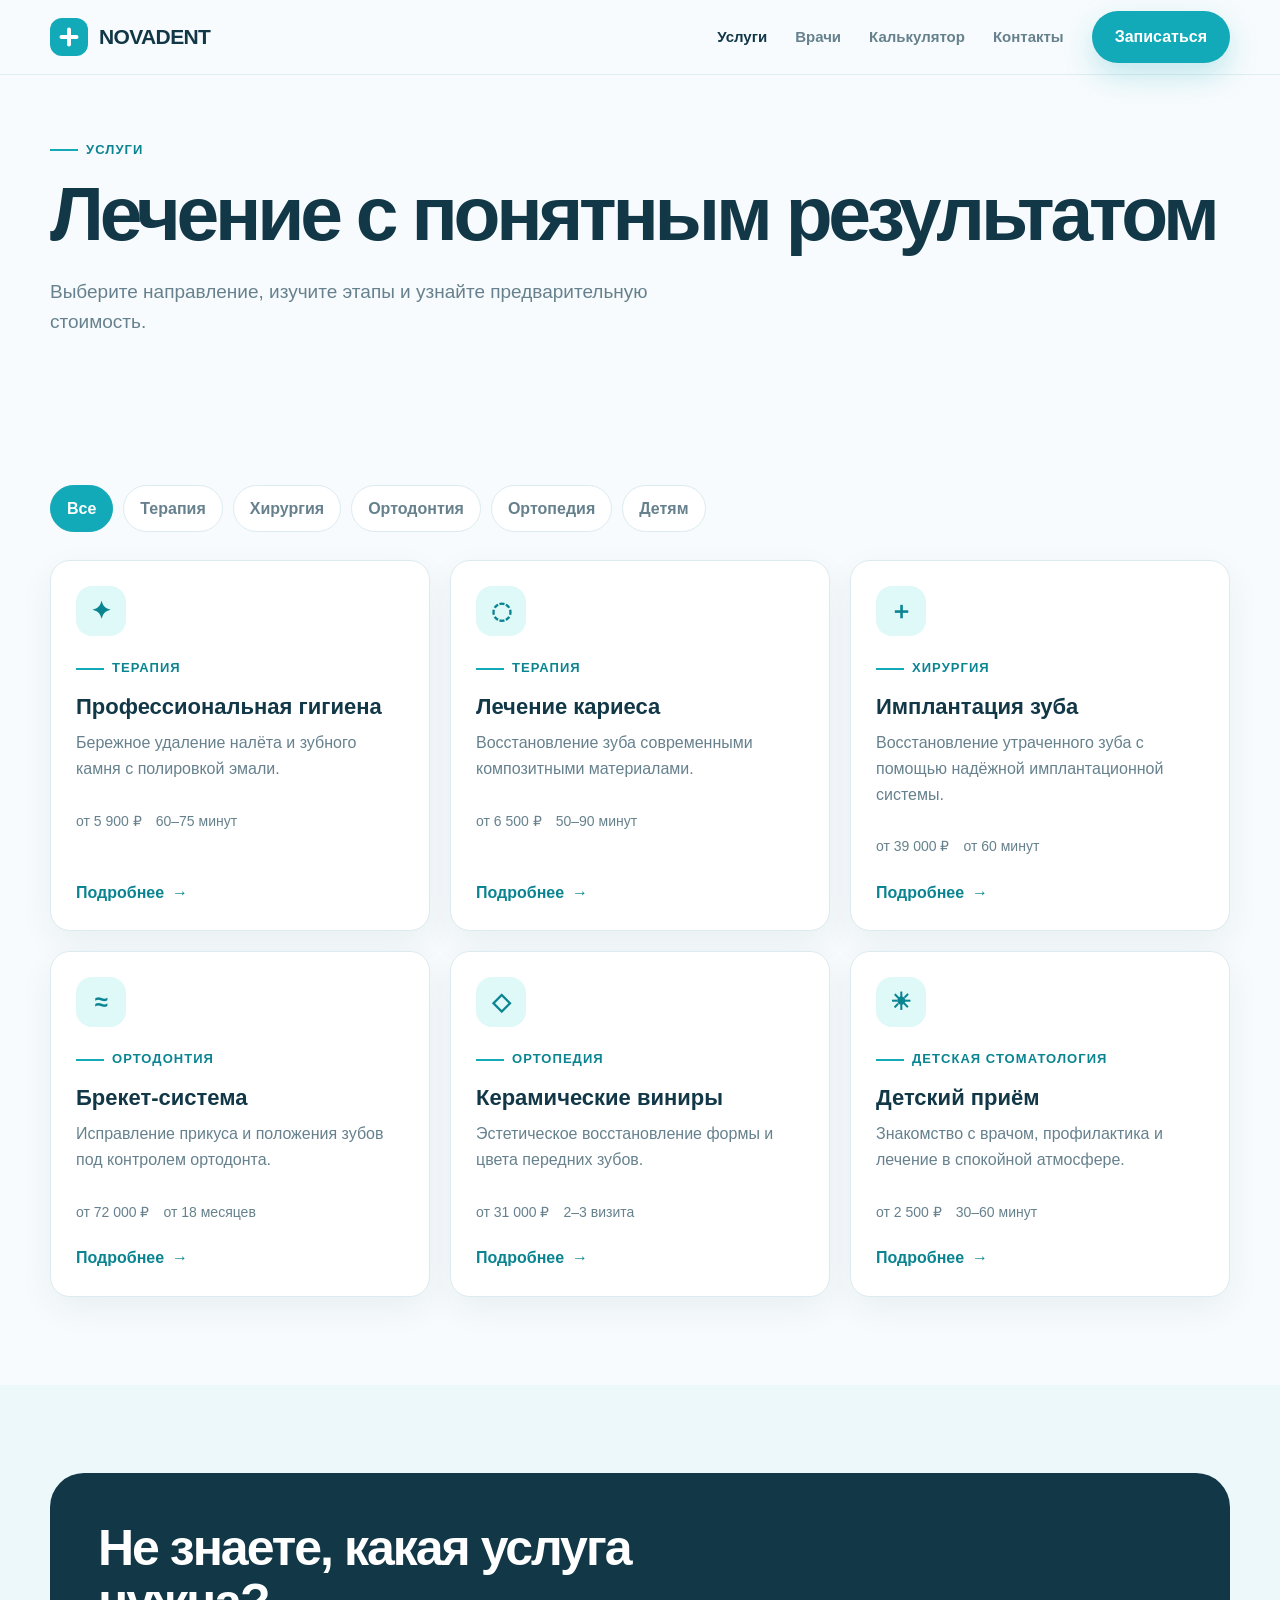
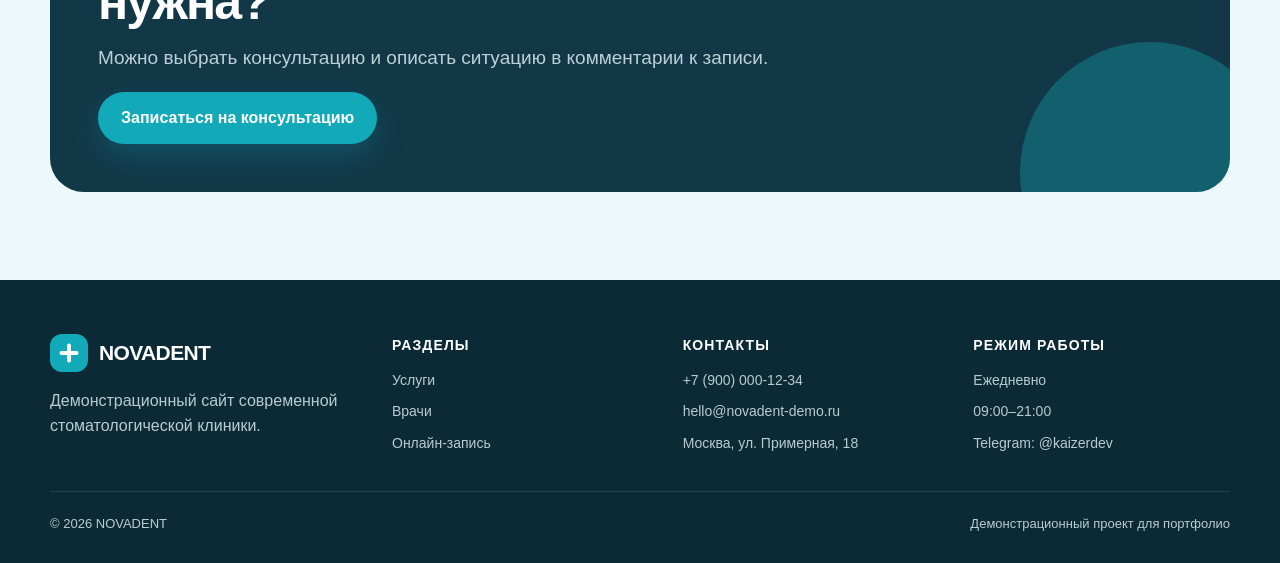
<file: services.html>
<!DOCTYPE html>
<html lang="ru">
<head>
  <meta charset="UTF-8">
  <meta name="viewport" content="width=device-width, initial-scale=1.0">
  <meta name="description" content="Каталог стоматологических услуг NOVADENT.">
  <meta name="theme-color" content="#f7fbfd">
  <title>Услуги — NOVADENT</title>
  <link rel="stylesheet" href="assets/css/styles.css">
  <script src="assets/js/data.js" defer></script>
<script src="assets/js/common.js" defer></script>
<script src="assets/js/services.js" defer></script>
</head>
<body>
  
<header class="site-header">
  <div class="container header-inner">
    <a class="logo" href="index.html" aria-label="NOVADENT — главная">
      <span class="logo-mark" aria-hidden="true"></span>
      <span>NOVADENT</span>
    </a>
    <button class="menu-toggle" type="button" aria-label="Открыть меню" aria-expanded="false">
      <span></span>
    </button>
    <nav class="main-nav" aria-label="Основная навигация">
      <a href="services.html" data-nav>Услуги</a>
      <a href="doctors.html" data-nav>Врачи</a>
      <a href="index.html#calculator">Калькулятор</a>
      <a href="index.html#contacts">Контакты</a>
      <a class="btn btn-primary" href="booking.html" data-nav>Записаться</a>
    </nav>
  </div>
</header>

  <main>
    
<section class="detail-hero">
  <div class="container">
    <span class="eyebrow">Услуги</span>
    <h1>Лечение с понятным результатом</h1>
    <p class="lead">Выберите направление, изучите этапы и узнайте предварительную стоимость.</p>
  </div>
</section>
<section class="section">
  <div class="container">
    <div class="filter-bar" aria-label="Фильтры услуг">
      <button class="filter-btn active" type="button" data-category="all">Все</button>
      <button class="filter-btn" type="button" data-category="therapy">Терапия</button>
      <button class="filter-btn" type="button" data-category="surgery">Хирургия</button>
      <button class="filter-btn" type="button" data-category="orthodontics">Ортодонтия</button>
      <button class="filter-btn" type="button" data-category="orthopedics">Ортопедия</button>
      <button class="filter-btn" type="button" data-category="children">Детям</button>
    </div>
    <div class="cards-grid" id="services-grid"></div>
  </div>
</section>
<section class="section section-soft">
  <div class="container">
    <div class="cta">
      <div class="cta-content">
        <h2>Не знаете, какая услуга нужна?</h2>
        <p class="lead">Можно выбрать консультацию и описать ситуацию в комментарии к записи.</p>
        <div class="cta-actions">
          <a class="btn btn-primary" href="booking.html">Записаться на консультацию</a>
        </div>
      </div>
    </div>
  </div>
</section>

  </main>
  
<footer class="site-footer" id="contacts">
  <div class="container">
    <div class="footer-grid">
      <div>
        <a class="logo" href="index.html">
          <span class="logo-mark" aria-hidden="true"></span>
          <span>NOVADENT</span>
        </a>
        <p>Демонстрационный сайт современной стоматологической клиники.</p>
      </div>
      <div>
        <div class="footer-title">Разделы</div>
        <div class="footer-links">
          <a href="services.html">Услуги</a>
          <a href="doctors.html">Врачи</a>
          <a href="booking.html">Онлайн-запись</a>
        </div>
      </div>
      <div>
        <div class="footer-title">Контакты</div>
        <div class="footer-links">
          <span>+7 (900) 000-12-34</span>
          <span>hello@novadent-demo.ru</span>
          <span>Москва, ул. Примерная, 18</span>
        </div>
      </div>
      <div>
        <div class="footer-title">Режим работы</div>
        <div class="footer-links">
          <span>Ежедневно</span>
          <span>09:00–21:00</span>
          <a href="https://t.me/kaizerdev" target="_blank" rel="noopener">Telegram: @kaizerdev</a>
        </div>
      </div>
    </div>
    <div class="footer-bottom">
      <span>© <span data-year></span> NOVADENT</span>
      <span>Демонстрационный проект для портфолио</span>
    </div>
  </div>
</footer>

</body>
</html>
</file>
<file: assets/css/styles.css>
:root {
  --bg: #f7fbfd;
  --surface: #ffffff;
  --surface-soft: #edf8fb;
  --text: #123747;
  --muted: #66818d;
  --line: #dcebf0;
  --accent: #12a9b8;
  --accent-dark: #0b8492;
  --accent-soft: #dff8f8;
  --blue: #488cdd;
  --success: #2e9a68;
  --danger: #ce4c4c;
  --shadow: 0 20px 60px rgba(18, 55, 71, 0.10);
  --radius-lg: 28px;
  --radius-md: 20px;
  --radius-sm: 14px;
  --container: 1180px;
}

* {
  box-sizing: border-box;
}

html {
  scroll-behavior: smooth;
}

body {
  margin: 0;
  color: var(--text);
  background: var(--bg);
  font-family: Inter, Arial, sans-serif;
  line-height: 1.6;
}

body.menu-open {
  overflow: hidden;
}

img {
  max-width: 100%;
  display: block;
}

a {
  color: inherit;
  text-decoration: none;
}

button,
input,
select,
textarea {
  font: inherit;
}

button {
  cursor: pointer;
}

button:focus-visible,
a:focus-visible,
input:focus-visible,
select:focus-visible,
textarea:focus-visible {
  outline: 3px solid rgba(18, 169, 184, 0.3);
  outline-offset: 3px;
}

.container {
  width: min(calc(100% - 40px), var(--container));
  margin: 0 auto;
}

.section {
  padding: 88px 0;
}

.section-soft {
  background: var(--surface-soft);
}

.section-heading {
  display: flex;
  align-items: end;
  justify-content: space-between;
  gap: 24px;
  margin-bottom: 34px;
}

.section-heading > div {
  max-width: 740px;
}

.eyebrow {
  display: inline-flex;
  align-items: center;
  gap: 8px;
  margin-bottom: 14px;
  color: var(--accent-dark);
  font-size: 13px;
  font-weight: 800;
  letter-spacing: 0.08em;
  text-transform: uppercase;
}

.eyebrow::before {
  content: "";
  width: 28px;
  height: 2px;
  background: var(--accent);
}

h1,
h2,
h3,
p {
  margin-top: 0;
}

h1 {
  margin-bottom: 24px;
  font-size: clamp(44px, 6vw, 78px);
  line-height: 1.02;
  letter-spacing: -0.055em;
}

h2 {
  margin-bottom: 14px;
  font-size: clamp(32px, 4vw, 50px);
  line-height: 1.08;
  letter-spacing: -0.04em;
}

h3 {
  margin-bottom: 10px;
  font-size: 22px;
  line-height: 1.25;
}

.lead {
  color: var(--muted);
  font-size: 19px;
  max-width: 680px;
}

.muted {
  color: var(--muted);
}

.small {
  font-size: 14px;
}

.stack {
  display: grid;
  gap: 18px;
}

.btn {
  min-height: 50px;
  display: inline-flex;
  justify-content: center;
  align-items: center;
  gap: 10px;
  border: 1px solid transparent;
  border-radius: 999px;
  padding: 12px 22px;
  font-weight: 800;
  transition: 0.2s ease;
}

.btn:hover {
  transform: translateY(-2px);
}

.btn-primary {
  color: #fff;
  background: var(--accent);
  box-shadow: 0 12px 30px rgba(18, 169, 184, 0.24);
}

.btn-primary:hover {
  background: var(--accent-dark);
}

.btn-secondary {
  color: var(--text);
  background: var(--surface);
  border-color: var(--line);
}

.btn-secondary:hover {
  border-color: var(--accent);
}

.btn-block {
  width: 100%;
}

.link-arrow {
  display: inline-flex;
  align-items: center;
  gap: 8px;
  color: var(--accent-dark);
  font-weight: 800;
}

.link-arrow::after {
  content: "→";
  transition: transform 0.2s ease;
}

.link-arrow:hover::after {
  transform: translateX(4px);
}

/* Header */
.site-header {
  position: sticky;
  z-index: 50;
  top: 0;
  border-bottom: 1px solid rgba(220, 235, 240, 0.9);
  background: rgba(247, 251, 253, 0.92);
  backdrop-filter: blur(18px);
}

.header-inner {
  min-height: 74px;
  display: flex;
  align-items: center;
  justify-content: space-between;
  gap: 24px;
}

.logo {
  display: inline-flex;
  align-items: center;
  gap: 11px;
  font-size: 21px;
  font-weight: 900;
  letter-spacing: -0.03em;
}

.logo-mark {
  width: 38px;
  height: 38px;
  position: relative;
  border-radius: 12px;
  background: var(--accent);
}

.logo-mark::before,
.logo-mark::after {
  content: "";
  position: absolute;
  inset: 50% auto auto 50%;
  border-radius: 99px;
  background: #fff;
  transform: translate(-50%, -50%);
}

.logo-mark::before {
  width: 19px;
  height: 4px;
}

.logo-mark::after {
  width: 4px;
  height: 19px;
}

.main-nav {
  display: flex;
  align-items: center;
  gap: 28px;
}

.main-nav a:not(.btn) {
  color: var(--muted);
  font-size: 15px;
  font-weight: 700;
}

.main-nav a:hover,
.main-nav a.active {
  color: var(--text);
}

.menu-toggle {
  width: 46px;
  height: 46px;
  display: none;
  align-items: center;
  justify-content: center;
  border: 1px solid var(--line);
  border-radius: 14px;
  background: var(--surface);
}

.menu-toggle span,
.menu-toggle span::before,
.menu-toggle span::after {
  width: 20px;
  height: 2px;
  display: block;
  position: relative;
  background: var(--text);
  transition: 0.2s ease;
}

.menu-toggle span::before,
.menu-toggle span::after {
  content: "";
  position: absolute;
  left: 0;
}

.menu-toggle span::before {
  top: -6px;
}

.menu-toggle span::after {
  top: 6px;
}

/* Hero */
.hero {
  padding: 56px 0 64px;
}

.hero-grid {
  min-height: 650px;
  display: grid;
  grid-template-columns: 1.02fr 0.98fr;
  align-items: center;
  gap: 48px;
}

.hero-copy {
  max-width: 620px;
}

.hero-copy .lead {
  margin-bottom: 30px;
}

.hero-actions {
  display: flex;
  flex-wrap: wrap;
  gap: 12px;
  margin-bottom: 38px;
}

.hero-features {
  display: flex;
  flex-wrap: wrap;
  gap: 14px 26px;
  color: var(--muted);
  font-size: 14px;
  font-weight: 700;
}

.hero-features span::before {
  content: "✓";
  margin-right: 8px;
  color: var(--success);
}

.hero-visual {
  position: relative;
}

.hero-visual::before {
  content: "";
  position: absolute;
  inset: 9% 10% -3% 10%;
  z-index: -1;
  border-radius: 50%;
  background: rgba(18, 169, 184, 0.18);
  filter: blur(50px);
}

.hero-visual img {
  width: 100%;
  filter: drop-shadow(0 22px 44px rgba(18, 55, 71, 0.12));
}

.stats {
  display: grid;
  grid-template-columns: repeat(4, 1fr);
  overflow: hidden;
  border: 1px solid var(--line);
  border-radius: var(--radius-lg);
  background: var(--surface);
  box-shadow: var(--shadow);
}

.stat {
  padding: 26px;
  text-align: center;
}

.stat + .stat {
  border-left: 1px solid var(--line);
}

.stat strong {
  display: block;
  margin-bottom: 4px;
  font-size: 28px;
}

.stat span {
  color: var(--muted);
  font-size: 14px;
}

/* Cards */
.cards-grid {
  display: grid;
  grid-template-columns: repeat(3, 1fr);
  gap: 20px;
}

.card {
  min-width: 0;
  border: 1px solid var(--line);
  border-radius: var(--radius-md);
  background: var(--surface);
  box-shadow: 0 12px 34px rgba(18, 55, 71, 0.06);
}

.service-card {
  display: flex;
  flex-direction: column;
  padding: 25px;
}

.service-card:hover,
.doctor-card:hover {
  border-color: rgba(18, 169, 184, 0.5);
  transform: translateY(-4px);
}

.service-card,
.doctor-card {
  transition: 0.2s ease;
}

.service-icon {
  width: 50px;
  height: 50px;
  display: grid;
  place-items: center;
  margin-bottom: 22px;
  border-radius: 16px;
  color: var(--accent-dark);
  background: var(--accent-soft);
  font-size: 24px;
  font-weight: 900;
}

.card-meta {
  display: flex;
  flex-wrap: wrap;
  gap: 8px 14px;
  margin: 12px 0 22px;
  color: var(--muted);
  font-size: 14px;
}

.service-card .link-arrow {
  margin-top: auto;
}

.doctor-card {
  overflow: hidden;
}

.doctor-card img {
  width: 100%;
  aspect-ratio: 4 / 3.8;
  object-fit: cover;
  background: var(--surface-soft);
}

.doctor-card-body {
  padding: 22px;
}

.doctor-tags {
  display: flex;
  flex-wrap: wrap;
  gap: 8px;
  margin: 16px 0;
}

.tag {
  display: inline-flex;
  align-items: center;
  border-radius: 999px;
  padding: 7px 11px;
  color: var(--accent-dark);
  background: var(--accent-soft);
  font-size: 12px;
  font-weight: 800;
}

.rating {
  color: #e99a23;
  font-weight: 900;
}

/* Benefits */
.benefits-grid {
  display: grid;
  grid-template-columns: repeat(4, 1fr);
  gap: 18px;
}

.benefit {
  padding: 24px;
}

.benefit-number {
  width: 38px;
  height: 38px;
  display: grid;
  place-items: center;
  margin-bottom: 18px;
  border-radius: 12px;
  color: #fff;
  background: var(--accent);
  font-weight: 900;
}

/* Calculator */
.calculator-layout {
  display: grid;
  grid-template-columns: 1.1fr 0.9fr;
  gap: 24px;
}

.panel {
  padding: 30px;
}

.form-grid {
  display: grid;
  grid-template-columns: repeat(2, 1fr);
  gap: 18px;
}

.form-group {
  display: grid;
  gap: 8px;
}

.form-group.full {
  grid-column: 1 / -1;
}

label,
.label {
  font-size: 14px;
  font-weight: 800;
}

input,
select,
textarea {
  width: 100%;
  border: 1px solid var(--line);
  border-radius: 13px;
  padding: 13px 14px;
  color: var(--text);
  background: #fff;
}

textarea {
  min-height: 110px;
  resize: vertical;
}

input:focus,
select:focus,
textarea:focus {
  border-color: var(--accent);
  outline: none;
  box-shadow: 0 0 0 4px rgba(18, 169, 184, 0.10);
}

.check-grid {
  display: grid;
  gap: 10px;
}

.check-item {
  display: flex;
  align-items: center;
  gap: 10px;
  padding: 13px 14px;
  border: 1px solid var(--line);
  border-radius: 13px;
  background: var(--surface);
}

.check-item input {
  width: auto;
  accent-color: var(--accent);
}

.result-card {
  position: sticky;
  top: 98px;
  align-self: start;
  color: #fff;
  background: var(--text);
}

.result-card .muted {
  color: #a8c0ca;
}

.result-price {
  margin: 18px 0 4px;
  font-size: 46px;
  font-weight: 900;
  letter-spacing: -0.04em;
}

.result-list {
  display: grid;
  gap: 12px;
  margin: 26px 0;
}

.result-row {
  display: flex;
  justify-content: space-between;
  gap: 20px;
  padding-bottom: 12px;
  border-bottom: 1px solid rgba(255,255,255,.12);
}

/* Filter tabs */
.filter-bar {
  display: flex;
  flex-wrap: wrap;
  gap: 10px;
  margin-bottom: 28px;
}

.filter-btn {
  border: 1px solid var(--line);
  border-radius: 999px;
  padding: 10px 16px;
  color: var(--muted);
  background: var(--surface);
  font-weight: 800;
}

.filter-btn.active {
  border-color: var(--accent);
  color: #fff;
  background: var(--accent);
}

/* Details */
.detail-hero {
  padding: 58px 0 40px;
}

.detail-grid {
  display: grid;
  grid-template-columns: 1.05fr 0.95fr;
  gap: 34px;
  align-items: start;
}

.detail-card {
  padding: 32px;
}

.detail-aside {
  position: sticky;
  top: 98px;
}

.detail-price {
  font-size: 36px;
  font-weight: 900;
}

.list-clean {
  display: grid;
  gap: 12px;
  padding: 0;
  margin: 0;
  list-style: none;
}

.list-clean li {
  position: relative;
  padding-left: 28px;
}

.list-clean li::before {
  content: "✓";
  position: absolute;
  left: 0;
  color: var(--success);
  font-weight: 900;
}

.steps {
  counter-reset: step;
  display: grid;
  gap: 14px;
}

.step {
  counter-increment: step;
  display: grid;
  grid-template-columns: 42px 1fr;
  gap: 14px;
  align-items: start;
}

.step::before {
  content: counter(step);
  width: 42px;
  height: 42px;
  display: grid;
  place-items: center;
  border-radius: 13px;
  color: #fff;
  background: var(--accent);
  font-weight: 900;
}

/* Booking */
.booking-shell {
  display: grid;
  grid-template-columns: 1fr 330px;
  gap: 24px;
}

.progress {
  display: flex;
  gap: 8px;
  margin-bottom: 26px;
}

.progress span {
  height: 6px;
  flex: 1;
  border-radius: 99px;
  background: var(--line);
}

.progress span.active {
  background: var(--accent);
}

.booking-step[hidden] {
  display: none;
}

.option-grid {
  display: grid;
  grid-template-columns: repeat(2, 1fr);
  gap: 12px;
}

.option-card {
  min-height: 110px;
  display: grid;
  align-content: center;
  gap: 6px;
  border: 1px solid var(--line);
  border-radius: 16px;
  padding: 17px;
  background: var(--surface);
  text-align: left;
}

.option-card:hover,
.option-card.selected {
  border-color: var(--accent);
  background: var(--accent-soft);
}

.option-card span {
  color: var(--muted);
  font-size: 13px;
}

.date-grid,
.time-grid {
  display: grid;
  grid-template-columns: repeat(4, 1fr);
  gap: 10px;
}

.slot-btn {
  border: 1px solid var(--line);
  border-radius: 13px;
  padding: 12px;
  background: var(--surface);
  font-weight: 800;
}

.slot-btn:hover,
.slot-btn.selected {
  border-color: var(--accent);
  color: #fff;
  background: var(--accent);
}

.booking-actions {
  display: flex;
  justify-content: space-between;
  gap: 12px;
  margin-top: 26px;
}

.summary {
  position: sticky;
  top: 98px;
  align-self: start;
}

.summary-row {
  display: grid;
  gap: 4px;
  padding: 13px 0;
  border-bottom: 1px solid var(--line);
}

.summary-row span {
  color: var(--muted);
  font-size: 13px;
}

.error-text {
  min-height: 20px;
  margin-top: 4px;
  color: var(--danger);
  font-size: 13px;
}

/* Reviews & FAQ */
.reviews-grid {
  display: grid;
  grid-template-columns: repeat(3, 1fr);
  gap: 18px;
}

.review {
  padding: 24px;
}

.review-stars {
  margin-bottom: 12px;
  color: #e99a23;
  letter-spacing: 2px;
}

.faq-list {
  display: grid;
  gap: 12px;
  max-width: 900px;
  margin: 0 auto;
}

.faq-item {
  border: 1px solid var(--line);
  border-radius: 16px;
  background: var(--surface);
}

.faq-question {
  width: 100%;
  display: flex;
  justify-content: space-between;
  gap: 20px;
  border: 0;
  padding: 19px 21px;
  color: var(--text);
  background: transparent;
  text-align: left;
  font-weight: 900;
}

.faq-question::after {
  content: "+";
  color: var(--accent);
  font-size: 24px;
}

.faq-item.open .faq-question::after {
  content: "−";
}

.faq-answer {
  display: none;
  padding: 0 21px 20px;
  color: var(--muted);
}

.faq-item.open .faq-answer {
  display: block;
}

/* CTA */
.cta {
  overflow: hidden;
  position: relative;
  border-radius: 34px;
  padding: 48px;
  color: #fff;
  background: var(--text);
}

.cta::after {
  content: "";
  width: 260px;
  height: 260px;
  position: absolute;
  right: -50px;
  bottom: -110px;
  border-radius: 50%;
  background: rgba(18,169,184,.35);
}

.cta-content {
  max-width: 700px;
  position: relative;
  z-index: 1;
}

.cta .lead {
  color: #bdd0d8;
}

.cta .eyebrow {
  color: #45d7e1;
}

.cta .eyebrow::before {
  background: #45d7e1;
}

.booking-shell {
  scroll-margin-top: 94px;
}

.cta-actions {
  display: flex;
  flex-wrap: wrap;
  gap: 12px;
}

/* Footer */
.site-footer {
  padding: 54px 0 28px;
  color: #b9cbd2;
  background: #0b2a36;
}

.footer-grid {
  display: grid;
  grid-template-columns: 1.2fr repeat(3, 1fr);
  gap: 34px;
}

.site-footer .logo {
  color: #fff;
  margin-bottom: 16px;
}

.footer-title {
  margin-bottom: 13px;
  color: #fff;
  font-size: 14px;
  font-weight: 900;
  text-transform: uppercase;
  letter-spacing: 0.08em;
}

.footer-links {
  display: grid;
  gap: 9px;
  font-size: 14px;
}

.footer-bottom {
  display: flex;
  justify-content: space-between;
  gap: 20px;
  margin-top: 36px;
  padding-top: 22px;
  border-top: 1px solid rgba(255,255,255,.1);
  font-size: 13px;
}

/* Empty */
.empty-state {
  grid-column: 1 / -1;
  padding: 40px;
  text-align: center;
}

/* Responsive */
@media (max-width: 980px) {
  .main-nav {
    width: min(92vw, 380px);
    height: calc(100vh - 74px);
    display: none;
    align-content: start;
    position: fixed;
    top: 74px;
    right: 0;
    padding: 28px;
    background: var(--surface);
    box-shadow: -20px 30px 50px rgba(18,55,71,.12);
  }

  .main-nav.open {
    display: grid;
  }

  .main-nav a:not(.btn) {
    padding: 10px 0;
    font-size: 18px;
  }

  .menu-toggle {
    display: inline-flex;
  }

  .hero-grid,
  .detail-grid,
  .calculator-layout,
  .booking-shell {
    grid-template-columns: 1fr;
  }

  .hero-grid {
    min-height: 0;
  }

  .hero-copy {
    max-width: none;
  }

  .hero-visual {
    max-width: 700px;
    margin: 0 auto;
  }

  .cards-grid,
  .reviews-grid {
    grid-template-columns: repeat(2, 1fr);
  }

  .benefits-grid,
  .stats {
    grid-template-columns: repeat(2, 1fr);
  }

  .stat:nth-child(3) {
    border-left: 0;
    border-top: 1px solid var(--line);
  }

  .stat:nth-child(4) {
    border-top: 1px solid var(--line);
  }

  .result-card,
  .detail-aside,
  .summary {
    position: static;
  }

  .footer-grid {
    grid-template-columns: repeat(2, 1fr);
  }
}

@media (max-width: 680px) {
  .container {
    width: min(calc(100% - 28px), var(--container));
  }

  .section {
    padding: 64px 0;
  }

  .hero {
    padding-top: 38px;
  }

  h1 {
    font-size: clamp(40px, 13vw, 58px);
  }

  .section-heading {
    align-items: start;
    flex-direction: column;
  }

  .hero-actions,
  .cta-actions {
    display: grid;
  }

  .stats,
  .cards-grid,
  .reviews-grid,
  .benefits-grid,
  .form-grid,
  .footer-grid,
  .option-grid {
    grid-template-columns: 1fr;
  }

  .stat + .stat {
    border-left: 0;
    border-top: 1px solid var(--line);
  }

  .date-grid,
  .time-grid {
    grid-template-columns: repeat(2, 1fr);
  }

  .panel,
  .detail-card {
    padding: 22px;
  }

  .cta {
    padding: 34px 24px;
  }

  .footer-bottom {
    flex-direction: column;
  }

  .booking-actions {
    display: grid;
  }

  .booking-actions .btn {
    width: 100%;
  }
}

@media (prefers-reduced-motion: reduce) {
  *,
  *::before,
  *::after {
    scroll-behavior: auto !important;
    transition-duration: 0.01ms !important;
    animation-duration: 0.01ms !important;
  }
}
</file>
